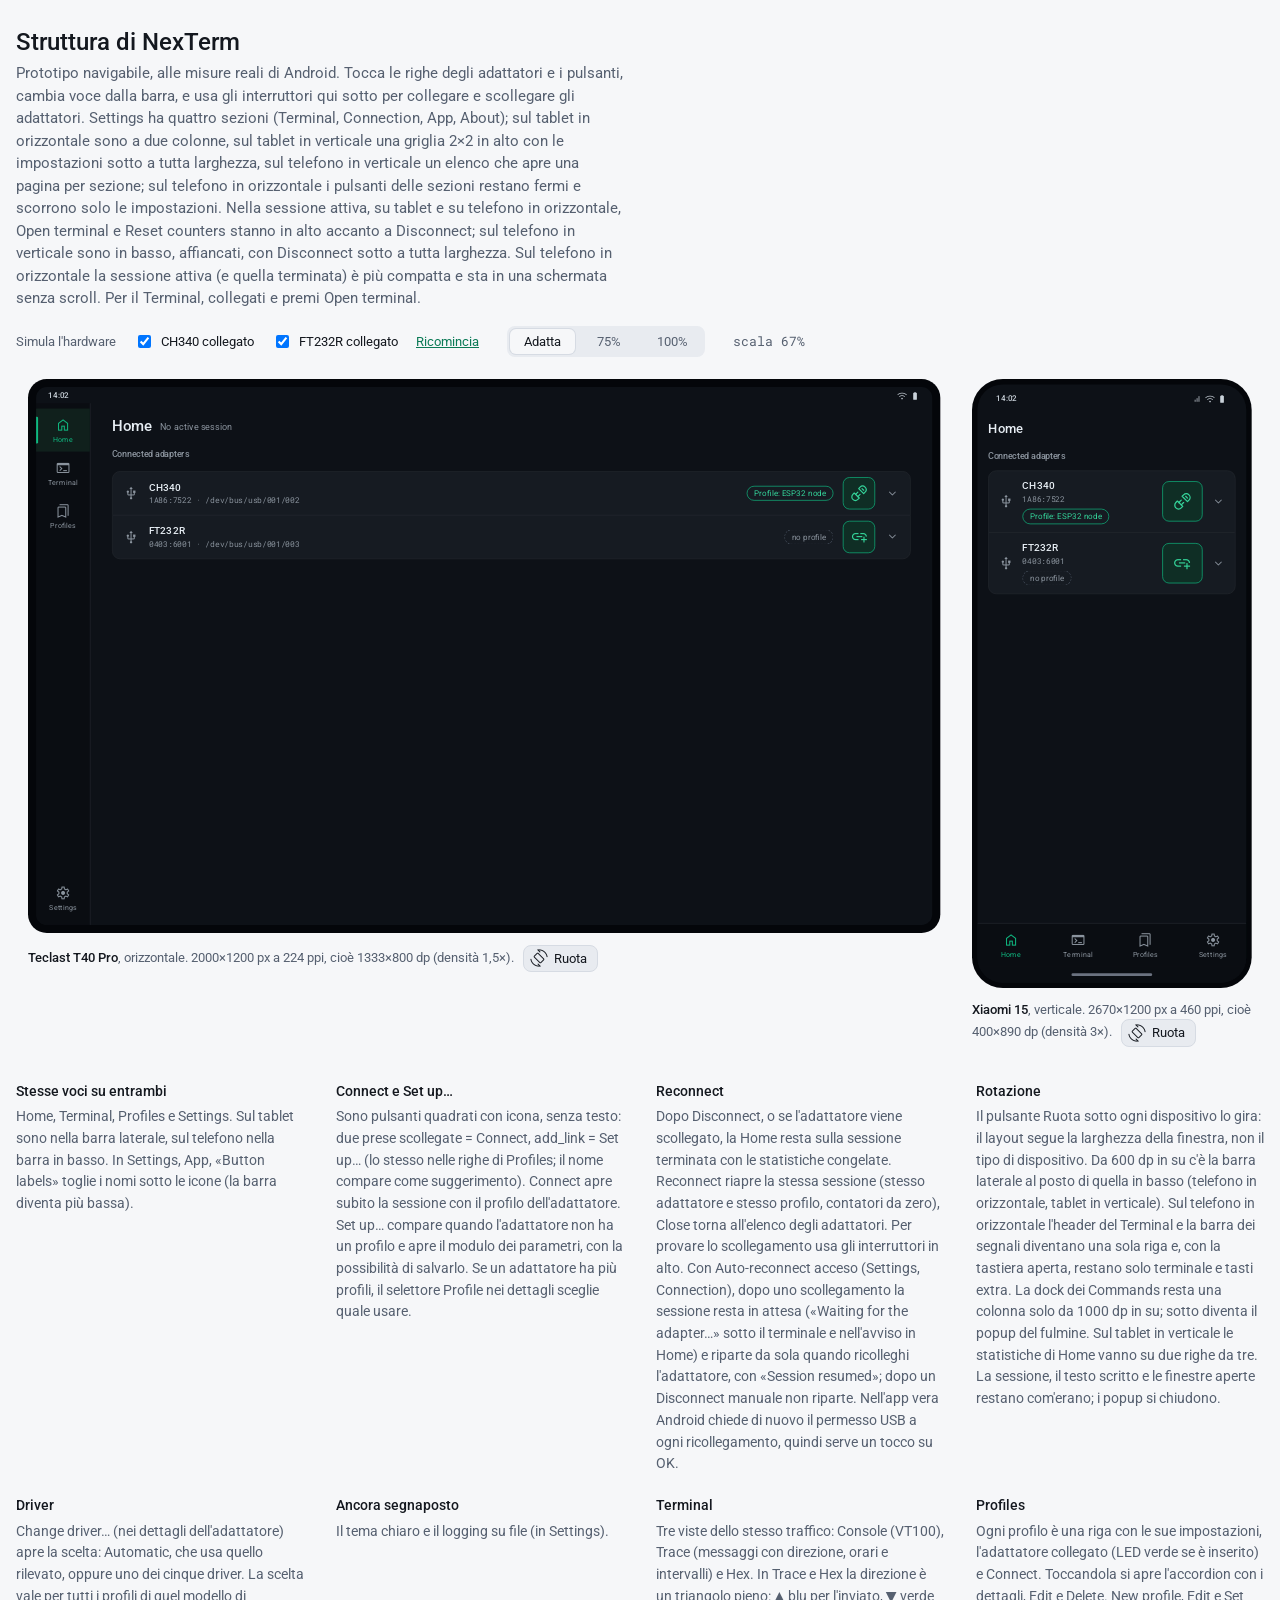
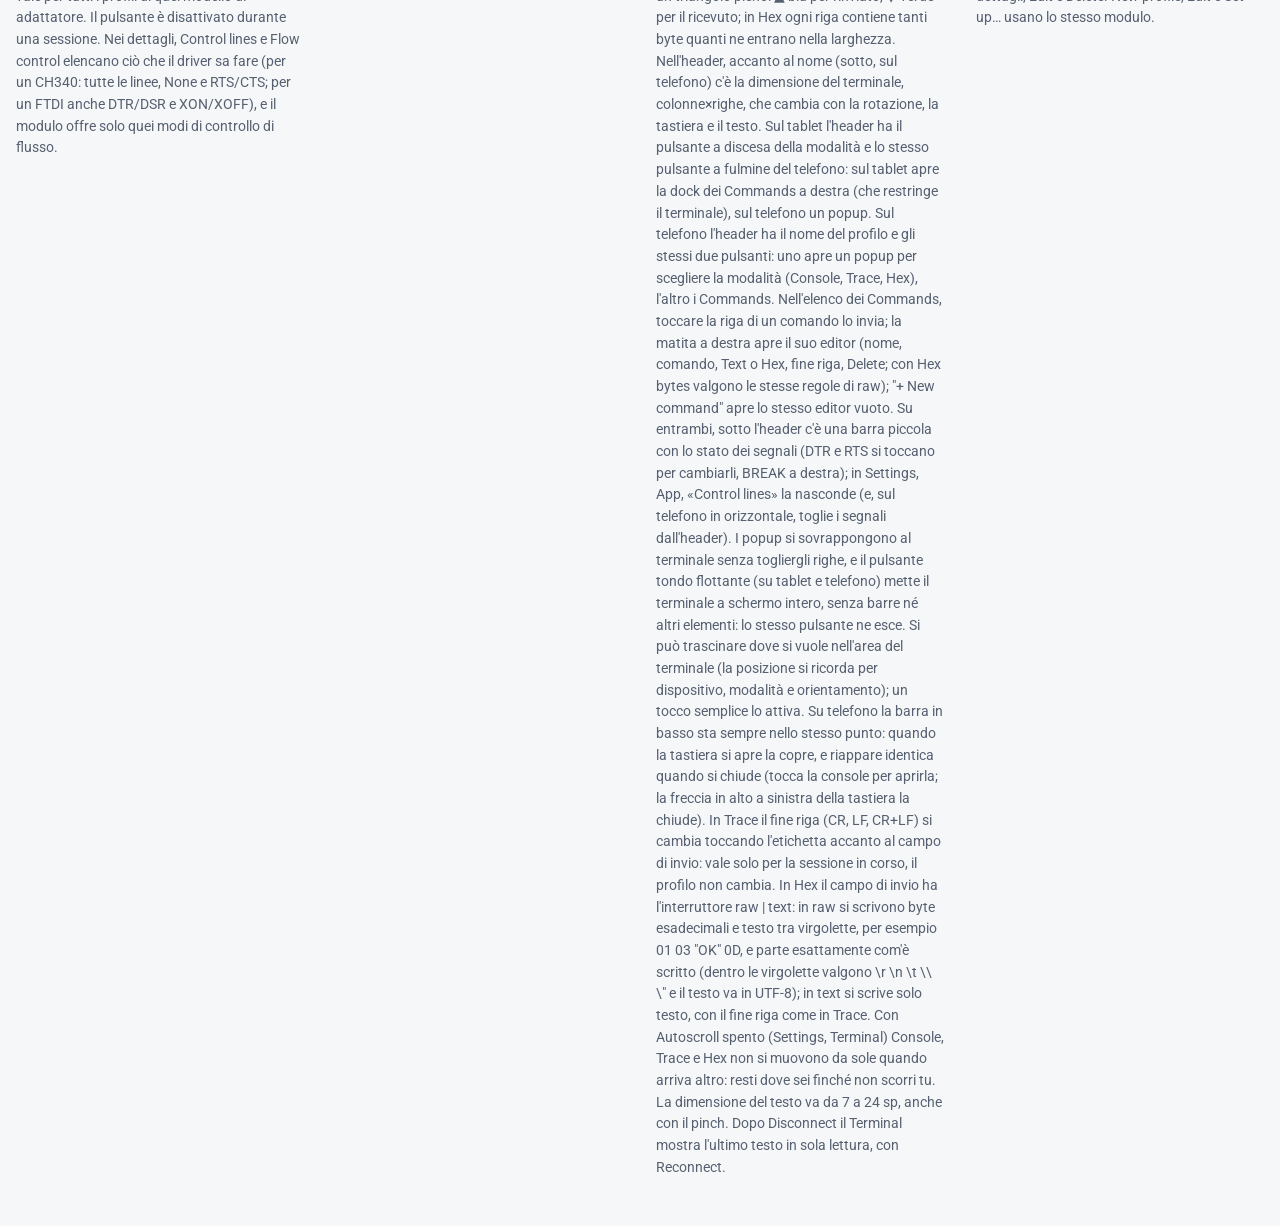
<file: design/mockup/index.html>
<!doctype html>
<html lang="it">
<head>
<meta charset="utf-8">
<meta name="viewport" content="width=device-width, initial-scale=1">
<title>NexTerm Mockup</title>
<link rel="stylesheet" href="https://fonts.googleapis.com/css2?family=Roboto:wght@400;500&family=Roboto+Mono:wght@400;500&family=Material+Symbols+Outlined:wght@300&display=swap">
<style>
/* Layout concept: a clickable prototype. Tablet and phone share one app state, are drawn in true Android dp and scaled together. */
:root {
  --bg: #F6F7F9; --fg: #14181F; --muted: #566070; --line: #D6DBE3; --chip: #E8EBF0; --link: #0B7A56;
  --ui: 'Roboto', system-ui, sans-serif;
  --mono: 'Roboto Mono', ui-monospace, Menlo, monospace;
  --d-bg: #0D1117; --d-rail: #0A0D12; --d-surface: #161B22; --d-line: #23272E; --d-line2: #30363D;
  --d-fg: #E6EDF3; --d-mu: #8B949E; --d-green: #10B981; --d-red: #F87171; --d-blue: #3B82F6;
  --d-bezel: #04060A;
}
@media (prefers-color-scheme: dark) {
  :root:not([data-theme="light"]) { --bg: #0B0E13; --fg: #E6EDF3; --muted: #8B949E; --line: #232A33; --chip: #171C23; --link: #34D399; color-scheme: dark }
}
:root[data-theme="dark"] { --bg: #0B0E13; --fg: #E6EDF3; --muted: #8B949E; --line: #232A33; --chip: #171C23; --link: #34D399; color-scheme: dark }
body { background: var(--bg); color: var(--fg); font-family: var(--ui); margin: 0; padding-block: 28px 48px;
  padding-left: max(16px, env(safe-area-inset-left, 0px)); padding-right: max(16px, env(safe-area-inset-right, 0px)); }
.page { max-width: 1560px; margin: 0 auto; }
h1 { font-size: 24px; font-weight: 500; margin: 0 0 6px; text-wrap: balance; }
.lead { color: var(--muted); font-size: 15px; line-height: 1.5; max-width: 76ch; margin: 0 0 16px; }
.bar { display: flex; flex-wrap: wrap; gap: 12px 28px; align-items: center; margin-bottom: 8px; }
.seg { display: inline-flex; flex-wrap: wrap; background: var(--chip); border-radius: 8px; padding: 3px; }
.seg button { font: inherit; font-size: 13px; color: var(--muted); background: none; border: 0; border-radius: 6px; padding: 5px 14px; cursor: pointer; white-space: nowrap; }
.seg button[aria-pressed="true"] { background: var(--bg); color: var(--fg); box-shadow: 0 0 0 1px var(--line); }
.seg button:focus-visible, .link:focus-visible, .chk input:focus-visible { outline: 2px solid var(--link); outline-offset: 1px; }
.scale { font-size: 13px; color: var(--muted); font-family: var(--mono); }
.sim { display: flex; flex-wrap: wrap; gap: 8px 18px; align-items: center; font-size: 13px; color: var(--muted); }
.chk { display: inline-flex; gap: 7px; align-items: center; cursor: pointer; color: var(--fg); }
.link { font: inherit; font-size: 13px; color: var(--link); background: none; border: 0; padding: 0; cursor: pointer; text-decoration: underline; }
.stage { display: flex; flex-wrap: wrap; gap: 32px; align-items: flex-start; justify-content: center; overflow-x: auto; padding: 14px 0 6px; }
.dev { margin: 0; }
.box { position: relative; }
.scaled { position: absolute; left: 0; top: 0; transform-origin: 0 0; }
figcaption { margin-top: 12px; font-size: 13px; color: var(--muted); line-height: 1.5; width: 0; min-width: 100%; }
figcaption b { color: var(--fg); font-weight: 500; }
.rotbtn { display: inline-flex; align-items: center; gap: 6px; margin-left: 6px; vertical-align: middle; font: inherit; font-size: 13px; color: var(--fg); background: var(--chip); border: 1px solid var(--line); border-radius: 8px; padding: 3px 10px 3px 6px; cursor: pointer; }
.rotbtn .ms { font-size: 18px; }
.rotbtn:focus-visible { outline: 2px solid var(--link); outline-offset: 1px; }
.notes { margin-top: 28px; display: grid; grid-template-columns: repeat(auto-fit, minmax(280px, 1fr)); gap: 20px 32px; font-size: 14px; line-height: 1.55; color: var(--muted); }
.notes h2 { font-size: 14px; font-weight: 500; color: var(--fg); margin: 0 0 4px; }
.notes p { margin: 0; }

.ms { font-family: 'Material Symbols Outlined'; font-weight: 300; font-style: normal; font-size: 24px; line-height: 1; letter-spacing: normal;
  text-transform: none; display: inline-block; white-space: nowrap; direction: ltr; width: 1em; overflow: hidden; -webkit-font-smoothing: antialiased; font-feature-settings: 'liga'; }

.frame { background: var(--d-bezel); box-sizing: border-box; }
.frame.tab { width: 1357px; height: 824px; padding: 12px; border-radius: 28px; }
.frame.ph { width: 416px; height: 906px; padding: 8px; border-radius: 46px; }
.dv { background: var(--d-bg); color: var(--d-fg); font-family: var(--ui); font-size: 14px; line-height: 1.4; overflow: hidden; display: flex; flex-direction: column; position: relative; }
.tab .dv { width: 1333px; height: 800px; border-radius: 16px; }
.ph .dv { width: 400px; height: 890px; border-radius: 38px; }
.dv button { font-family: inherit; }
.dv [data-act]:focus-visible { outline: 2px solid var(--d-green); outline-offset: -2px; }
.dv [data-act] { cursor: pointer; }
.mono { font-family: var(--mono); }
.mu { color: var(--d-mu); }
.good { color: #34D399; }
.sb { display: flex; align-items: center; justify-content: space-between; color: #C9D1D9; font-size: 12px; font-weight: 500; flex: none; }
.tab .sb { height: 24px; padding: 0 18px; }
.ph .sb { height: 34px; padding: 4px 28px 0; }
.sb .r { display: flex; gap: 4px; align-items: center; }
.sb .ms { font-size: 15px; }
.led { width: 8px; height: 8px; border-radius: 50%; background: var(--d-green); display: inline-block; flex: none; }
.btn { height: 40px; padding: 0 18px; border-radius: 10px; font-size: 14px; font-weight: 500; display: inline-flex; align-items: center; justify-content: center; border: 1px solid var(--d-line2); color: #C9D1D9; background: transparent; white-space: nowrap; line-height: 1; }
.btn:hover { background: #1B2129; }
.btn.p { background: var(--d-green); border-color: var(--d-green); color: #06130E; }
.btn.p:hover { background: #34D399; }
.btn.x { color: var(--d-red); border-color: #7F1D1D; }
.btn.s { height: 36px; padding: 0 14px; font-size: 13px; }
.btn.sqb { width: 48px; height: 48px; padding: 0; background: #0F2E25; border-color: var(--d-green); color: #34D399; }
.btn.sqb:hover { background: #134035; }
.btn.sqb.s { width: 60px; height: 60px; padding: 0; }
.btn.sqb svg { width: 28px; height: 28px; display: block; }
.btn.sqb .ms { font-size: 28px; }
.btn.sqb.s svg { width: 30px; height: 30px; }
.btn.sqb.s .ms { font-size: 30px; }
.dv .btn:disabled { color: #5B6573; border-color: var(--d-line); background: transparent; cursor: not-allowed; }
.lnk { font-size: 13px; color: #34D399; background: none; border: 0; padding: 0; margin-top: 8px; text-align: left; }
.card { background: var(--d-surface); border: 1px solid var(--d-line); border-radius: 12px; }
.tile .k { font-size: 12px; color: var(--d-mu); }
.tile .v { font-family: var(--mono); font-weight: 500; color: var(--d-fg); }
.tile .v.bad { color: var(--d-red); }
.chart { display: flex; gap: 2px; align-items: stretch; }
.chart u { flex: 1; display: flex; flex-direction: column; text-decoration: none; }
.chart div { flex: 1; display: flex; align-items: flex-end; }
.chart div.dn { align-items: flex-start; }
.chart em { display: block; width: 100%; background: var(--d-green); border-radius: 1px; }
.chart div.dn em { background: var(--d-blue); }
.legend { display: flex; gap: 14px; font-size: 12px; color: var(--d-mu); align-items: center; }
.legend i { display: inline-block; width: 8px; height: 8px; border-radius: 2px; margin-right: 5px; }
.row2 { display: flex; align-items: center; justify-content: space-between; }
.row2 b { font-size: 14px; font-weight: 500; }
.lbl { font-size: 13px; font-weight: 500; color: var(--d-mu); }
.lbl.ghost { visibility: hidden; }
.foot { font-size: 13px; color: var(--d-mu); }
.chip { border: 1px solid var(--d-green); color: #34D399; border-radius: 999px; padding: 2px 10px; font-size: 12px; white-space: nowrap; }
.chip.no { border: 1px dashed #4B5563; color: var(--d-mu); }
.ph .rw .chip { display: inline-block; max-width: 100%; overflow: hidden; text-overflow: ellipsis; vertical-align: top; }
.banner { display: flex; gap: 12px; align-items: center; padding: 10px 14px; border: 1px solid #6B4E0B; background: #2A210A; color: #F5C969; border-radius: 10px; font-size: 13px; }
.banner .lnk { margin: 0; color: #F5C969; text-decoration: underline; }

.lst { overflow: hidden; }
.lst .rw { display: flex; align-items: center; gap: 14px; padding: 8px 16px; min-height: 64px; box-sizing: border-box; border-top: 1px solid var(--d-line); }
.lst .rw:first-child { border-top: 0; }
.lst .rw .ms { flex: none; }
.lst .rw::after, .sess.tog::after { font-family: 'Material Symbols Outlined'; font-weight: 300; font-size: 22px; line-height: 1; width: 1em; overflow: hidden; color: var(--d-mu); flex: none; white-space: nowrap; font-feature-settings: 'liga'; }
.lst .rw::after { content: "expand_more"; }
.lst .rw.open::after { content: "expand_less"; }
.sess.tog::after { content: "expand_more"; }
.sess.tog.open::after { content: "expand_less"; }
.lst .rw.sel { background: #12201C; box-shadow: inset 3px 0 0 var(--d-green); }
.lst .rw:hover, .sess.tog:hover { background: #151B22; }
.lst .rw.sel:hover { background: #12201C; }
.sessbox { overflow: hidden; }
.acc { padding: 6px 20px 18px 54px; background: #12161D; border-top: 1px solid var(--d-line); }
.sessbox .acc { padding-left: 48px; }
.accsep { border-top: 1px solid var(--d-line); }
.chart.dim { opacity: .5; }
.led.hollow { background: none; border: 1.5px solid var(--d-mu); box-sizing: border-box; }
.accact { display: flex; align-items: center; gap: 12px; margin-top: 12px; font-size: 12px; }
.kvs .r { display: flex; justify-content: space-between; align-items: baseline; gap: 16px; padding: 9px 0; border-top: 1px solid var(--d-line); font-size: 14px; }
.kvs .r:first-child { border-top: 0; }
.kvs .r span:first-child { color: var(--d-mu); font-size: 13px; flex: none; }
.kvs .r span:last-child { text-align: right; }
.kv2 { display: grid; grid-template-columns: 1fr 1fr; column-gap: 56px; }
.kv2 .r:nth-child(-n+2) { border-top: 0; }
.selrow { display: flex; align-items: flex-start; justify-content: space-between; gap: 16px; padding: 6px 0 10px; font-size: 14px; }
.selrow > span:first-child { color: var(--d-mu); font-size: 13px; line-height: 36px; }
.selcol { display: flex; flex-direction: column; align-items: flex-end; gap: 6px; }
.selcol > :first-child { min-height: 36px; display: flex; align-items: center; }
.sum { font-size: 12px; }
.dv select { height: 36px; background: var(--d-bg); color: var(--d-fg); border: 1px solid var(--d-line2); border-radius: 8px; padding: 0 10px; font: inherit; font-size: 13px; min-width: 190px; color-scheme: dark; }
.empty { display: flex; flex-direction: column; align-items: center; text-align: center; gap: 8px; padding: 28px 24px; border: 1px dashed var(--d-line2); border-radius: 12px; }
.empty .ms { font-size: 40px; color: var(--d-mu); }
.empty b { font-size: 16px; font-weight: 500; }
.empty p { margin: 0; font-size: 13px; color: var(--d-mu); max-width: 360px; line-height: 1.5; }
.hold { flex: 1; display: flex; flex-direction: column; align-items: center; justify-content: center; gap: 8px; text-align: center; color: var(--d-mu); border: 1px dashed var(--d-line2); border-radius: 12px; padding: 24px; }
.hold .ms { font-size: 36px; }
.hold b { font-size: 16px; font-weight: 500; color: var(--d-fg); }
.hold p { margin: 0; font-size: 13px; max-width: 320px; line-height: 1.5; }

.tab .body { flex: 1; display: flex; min-height: 0; }
.rail { width: 80px; background: var(--d-rail); border-right: 1px solid var(--d-line); display: flex; flex-direction: column; padding: 8px 0; flex: none; }
.rail .it { width: 100%; height: 64px; display: flex; flex-direction: column; align-items: center; justify-content: center; gap: 4px; color: var(--d-mu); font-size: 11px; position: relative; background: none; border: 0; }
.short .rail { width: 64px; }
.rail .it:hover { background: #10151B; }
.rail .it.on { color: var(--d-green); background: #10201C; }
.rail .it.on::before { content: ""; position: absolute; left: 0; top: 12px; bottom: 12px; width: 3px; background: var(--d-green); border-radius: 0 2px 2px 0; }
.ico { position: relative; display: block; height: 24px; }
.ico .led { position: absolute; top: -1px; right: -3px; box-shadow: 0 0 0 2px var(--d-rail); }
.rail .it.on .ico .led { box-shadow: 0 0 0 2px #10201C; }
.tab .main { flex: 1; min-width: 0; padding: 20px 32px; display: flex; flex-direction: column; gap: 16px; overflow: auto; }
.tab .ttl { display: flex; align-items: center; gap: 12px; }
.tab .ttl b { font-size: 22px; font-weight: 500; }
.tab .sess { padding: 18px 20px; display: flex; align-items: center; gap: 16px; }
.tab .sess .led { width: 12px; height: 12px; }
.tab .sess .nm { font-size: 18px; font-weight: 500; }
.tab .sess .dt { font-size: 13px; }
.tab .stats { display: grid; grid-template-columns: repeat(6, 1fr); gap: 12px; }
.med .stats { grid-template-columns: repeat(3, 1fr); }
.short .main { padding: 14px 24px; gap: 12px; }
.tab .tile { padding: 14px 16px; }
.tab .tile .v { font-size: 20px; margin-top: 2px; }
.tab .tr { padding: 14px 16px 12px; }
.tab .tr .chart { height: 120px; margin-top: 10px; }
.tab .tr .axis { display: flex; justify-content: space-between; font-size: 11px; color: var(--d-mu); margin-top: 6px; font-family: var(--mono); }

.ph .hdr { height: 56px; display: flex; align-items: center; padding: 0 8px 0 16px; flex: none; }
.ph .hdr b { font-size: 20px; font-weight: 500; flex: 1; }
.ph .hdr .gear { width: 40px; height: 40px; display: flex; align-items: center; justify-content: center; color: var(--d-fg); background: none; border: 0; }
.ph .hdr.pg { padding-left: 8px; gap: 4px; }
.ph .content { flex: 1; padding: 4px 16px 16px; display: flex; flex-direction: column; gap: 12px; min-height: 0; overflow: auto; }
.ph .sess { padding: 14px 16px; display: flex; align-items: center; gap: 12px; }
.ph .sess .nm { font-size: 16px; font-weight: 500; }
.ph .sess .dt { font-size: 12px; }
.ph .stats { display: grid; grid-template-columns: 1fr 1fr; gap: 8px; }
.ph .tile { padding: 8px 12px; }
.ph .tile .v { font-size: 18px; margin-top: 0; }
.ph .tr { padding: 10px 14px; }
.ph .tr .chart { height: 60px; margin-top: 6px; }
.ph .content > *, .tab .main > * { flex-shrink: 0; }
.ph .content, .tab .main { scrollbar-width: none; }
.ph .content::-webkit-scrollbar, .tab .main::-webkit-scrollbar { display: none; }
.sthumb { position: absolute; right: 3px; width: 3px; border-radius: 2px; background: #4B5563; pointer-events: none; z-index: 2; }
.ph .acts { display: flex; gap: 10px; }
.ph .stk { display: flex; flex-direction: column; gap: 10px; }
.ph .acts .btn { flex: 1; padding: 0 8px; }
.ph .lst .rw { padding: 12px 14px; gap: 12px; min-height: 0; }
.ph .acc, .ph .sessbox .acc { padding: 6px 14px 14px; }
.ph .kv2 { grid-template-columns: 1fr; }
.ph .kv2 .r:nth-child(2) { border-top: 1px solid var(--d-line); }
.ph .accact { flex-direction: column; align-items: stretch; gap: 8px; }
.ph .accact .btn { width: 100%; }
.ph .selrow select { min-width: 0; width: 220px; max-width: 100%; }
.ph .kvs .r { padding: 8px 0; }
.ph .kvs .mono { font-size: 12px; }
.ph .empty { padding: 24px 18px; }
.bt { height: 64px; display: flex; background: var(--d-rail); border-top: 1px solid var(--d-line); flex: none; }
.bt .it { flex: 1; display: flex; flex-direction: column; align-items: center; justify-content: center; gap: 3px; color: var(--d-mu); font-size: 11px; background: none; border: 0; position: relative; }
.bt .it.on { color: var(--d-green); }
.bt.nl { height: 56px; }
.rail.nl .it { height: 56px; }
.bt .ico .led { box-shadow: 0 0 0 2px var(--d-rail); }
.gest { height: 24px; background: var(--d-rail); display: flex; align-items: center; justify-content: center; flex: none; }
.gest i { width: 120px; height: 4px; border-radius: 2px; background: #6B7280; }

.scrim { position: absolute; inset: 0; background: rgba(0,0,0,.6); display: flex; align-items: center; justify-content: center; z-index: 5; }
.ph .scrim { align-items: flex-end; }
.sheet { background: var(--d-surface); border: 1px solid var(--d-line2); border-radius: 16px; padding: 20px 22px; width: 460px; display: flex; flex-direction: column; gap: 10px; max-height: calc(100% - 40px); overflow: auto; scrollbar-width: none; box-sizing: border-box; }
.ph .sheet { max-height: 94%; width: calc(100% - 16px); margin: 0 8px 8px; border-radius: 22px; padding: 20px 16px 20px; box-sizing: border-box; }
.fld { display: flex; justify-content: space-between; align-items: center; padding: 10px 12px; border: 1px solid var(--d-line2); border-radius: 8px; font-size: 14px; }
.fld span:first-child { color: var(--d-mu); font-size: 13px; font-family: var(--ui); }
.swrow { display: flex; align-items: center; justify-content: space-between; font-size: 14px; }
.sw { width: 44px; height: 26px; border-radius: 13px; background: #374151; border: 0; position: relative; padding: 0; }
.sw::after { content: ""; position: absolute; top: 3px; left: 3px; width: 20px; height: 20px; border-radius: 50%; background: #E6EDF3; }
.sw.on { background: var(--d-green); }
.sw.on::after { left: 21px; }
.toast { position: absolute; left: 50%; bottom: 28px; transform: translateX(-50%); background: #2D333B; border: 1px solid var(--d-line2); color: var(--d-fg); padding: 10px 16px; border-radius: 10px; font-size: 13px; z-index: 6; white-space: nowrap; }
.ph .toast { bottom: 100px; }
.frow { display: flex; align-items: center; justify-content: space-between; gap: 12px; min-height: 36px; font-size: 14px; }
.frow > span:first-child { color: var(--d-mu); font-size: 13px; flex: none; }
.bctl { display: flex; gap: 8px; }
.bctl select { min-width: 0; width: 100px; }
.dv .bctl input[type="text"] { height: 36px; width: 82px; padding: 0 8px; }
.sheet::-webkit-scrollbar { display: none; }
.ph .accact.two { flex-direction: row; }
.ph .accact.two .btn { flex: 1; width: auto; }
.nmrow { display: flex; flex-direction: column; gap: 4px; }
.dv input[type="text"]:disabled { background: #12161D; color: #5B6573; border-color: var(--d-line); cursor: not-allowed; }
.dv input[type="text"]:disabled::placeholder { color: #3E4652; }
.dv input[type="text"] { height: 40px; box-sizing: border-box; background: var(--d-bg); color: var(--d-fg); border: 1px solid var(--d-line2); border-radius: 8px; padding: 0 12px; font: inherit; font-size: 14px; color-scheme: dark; }
.dv input[type="text"]::placeholder { color: #5B6573; }
.dv input[type="text"]:focus-visible { outline: 2px solid var(--d-green); outline-offset: -1px; border-color: var(--d-green); }
.dv input[type="text"].bad { border-color: var(--d-red); }
.nmrow .err { font-size: 12px; line-height: 16px; min-height: 16px; color: var(--d-red); }
.dv input[type="text"].monoin { font-family: var(--mono); font-size: 13px; }
/* settings */
.setcols { display: flex; gap: 16px; align-items: flex-start; }
.snav { width: 260px; flex: none; overflow: hidden; }
.ph .snav { width: auto; }
.snavb { display: flex; align-items: center; gap: 14px; width: 100%; min-height: 52px; padding: 12px 16px; background: none; border: 0; border-top: 1px solid var(--d-line); color: var(--d-fg); text-align: left; font-size: 15px; }
.snavb:first-child { border-top: 0; }
.snavb:hover { background: #151B22; }
.snavb.sel, .snavb.sel:hover { background: #12201C; box-shadow: inset 3px 0 0 var(--d-green); }
.snavb > .ms { flex: none; color: var(--d-mu); }
.snavb.sel > .ms:first-child { color: #34D399; }
.snavb .sn { flex: 1; min-width: 0; }
.snavb .sn b { display: block; font-weight: 500; }
.sdet { flex: 1; min-width: 0; max-width: 720px; display: flex; flex-direction: column; gap: 12px; }
.sdet > * { flex: none; }
/* session screens on phone landscape: everything a bit smaller so it fits without scrolling */
.scomp.main { padding: 10px 20px; gap: 8px; }
.scomp .ttl { gap: 8px; }
.scomp .ttl b { font-size: 18px; }
.scomp .ttl .btn { height: 34px; padding: 0 14px; font-size: 13px; }
.scomp .sess { padding: 8px 14px; gap: 12px; }
.scomp .sess .nm { font-size: 15px; }
.scomp .sess .dt { font-size: 12px; }
.scomp .sess .led { width: 10px; height: 10px; }
.scomp .stats { gap: 8px; }
.scomp .tile { padding: 8px 12px; }
.scomp .tile .k { font-size: 11px; }
.scomp .tile .v { font-size: 16px; margin-top: 0; }
.scomp .tr { padding: 8px 12px; }
.scomp .tr .chart { height: 84px; margin-top: 6px; }
.scomp .tr .axis { margin-top: 4px; font-size: 10px; }
.main.sfix { overflow: hidden; }
.sfix .setcols { flex: 1; min-height: 0; align-items: stretch; }
.sfix .snav { align-self: flex-start; width: 164px; }
.sfix .sdet { overflow-y: auto; min-height: 0; scrollbar-width: none; }
.sfix .sdet::-webkit-scrollbar { display: none; }
.sdiv.h { border-top: 1px dashed #374151; height: 0; }
.sdiv.v { align-self: stretch; border-left: 1px dashed #374151; width: 0; }
.sdet.full { max-width: none; }
.sgrid { display: grid; grid-template-columns: repeat(var(--scols, 2), 1fr); gap: 12px; }
.stile { display: flex; align-items: center; gap: 12px; min-height: 56px; padding: 0 16px; background: var(--d-surface); border: 1px solid var(--d-line); border-radius: 12px; color: var(--d-fg); font-size: 15px; text-align: left; }
.stile b { font-weight: 500; }
.stile .ms { flex: none; color: var(--d-mu); }
.stile:hover { background: #151B22; }
.stile.sel, .stile.sel:hover { background: #12201C; border-color: var(--d-green); }
.stile.sel .ms { color: #34D399; }
.sc { overflow: hidden; }
.srow { display: flex; align-items: center; gap: 16px; padding: 14px 16px; border-top: 1px solid var(--d-line); }
.srow:first-child { border-top: 0; }
.srow.col, .ph .srow.wrap { flex-direction: column; align-items: stretch; gap: 12px; }
.srow .st { flex: 1; min-width: 0; }
.srow .st b { display: block; font-size: 15px; font-weight: 400; }
.srow .st span { display: block; font-size: 12px; line-height: 1.4; color: var(--d-mu); margin-top: 2px; }
.srow .hd { display: flex; align-items: center; gap: 16px; }
.srow.dis .st, .srow.dis .sw { opacity: .45; }
.srow select { min-width: 0; width: 140px; flex: none; }
.srow .sw { flex: none; }
.sw:disabled { cursor: not-allowed; }
.radlist { border: 1px solid var(--d-line2); border-radius: 10px; overflow: hidden; flex: none; }
.radrow { display: flex; align-items: center; gap: 14px; width: 100%; padding: 10px 14px; background: none; border: 0; border-top: 1px solid var(--d-line); color: var(--d-fg); text-align: left; }
.radrow:first-child { border-top: 0; }
.radrow:hover { background: #151B22; }
.radrow.on, .radrow.on:hover { background: #12201C; }
.rad { width: 20px; height: 20px; border-radius: 50%; border: 2px solid #4B5563; flex: none; position: relative; box-sizing: border-box; }
.rad.on { border-color: var(--d-green); }
.rad.on::after { content: ""; position: absolute; inset: 3px; border-radius: 50%; background: var(--d-green); }
.rt { flex: 1; min-width: 0; }
.rt b { display: block; font-size: 15px; font-weight: 500; }
.rt span { display: block; font-size: 12px; color: var(--d-mu); margin-top: 1px; }
.sl { display: flex; align-items: center; gap: 12px; color: var(--d-mu); }
.sl input[type="range"] { flex: 1; min-width: 0; accent-color: var(--d-green); }
.spv { background: #0A0D12; border: 1px solid var(--d-line); border-radius: 8px; padding: 10px 14px; line-height: 1.45; font-size: var(--tfs, 13px); }
.schips { display: flex; flex-wrap: wrap; gap: 8px; }
.schips .xk { flex: none; min-width: 52px; padding: 0 12px; }
.seg { display: flex; gap: 8px; }
.seg .xk { flex: none; width: 76px; font-family: var(--ui); font-size: 13px; }
.dv select:disabled { background: #12161D; color: #5B6573; border-color: var(--d-line); cursor: not-allowed; }
.crow .cmain { flex: 1; min-width: 0; align-self: stretch; display: flex; flex-direction: column; justify-content: center; min-height: 36px; border-radius: 6px; cursor: pointer; }
.crow .cmain:hover { background: rgba(255,255,255,.04); }
.crow .cmain > div { overflow: hidden; text-overflow: ellipsis; white-space: nowrap; }

.seglbl { font-size: 13px; color: var(--muted); padding: 5px 8px 5px 10px; }
.tab .main.tpage { padding: 0; gap: 0; overflow: hidden; }
.thead { display: flex; align-items: center; gap: 12px; padding: 8px 16px; border-bottom: 1px solid var(--d-line); flex: none; min-height: 52px; box-sizing: border-box; }
.thead .mono { font-size: 12px; }
.tname { font-size: 15px; font-weight: 500; }
.tnm { display: flex; flex-direction: column; min-width: 0; }
.tnm .tsize { font-size: 11px; line-height: 14px; }
.tnm .tname { line-height: 18px; }
.tcols { flex: 1; display: flex; min-height: 0; }
.tmain { flex: 1; min-width: 0; display: flex; flex-direction: column; position: relative; }
.tbody { flex: 1; min-height: 0; overflow: auto; background: #0A0D12; padding: 10px 14px; font-size: var(--tfs, 13px); line-height: 1.45; scrollbar-width: none; word-break: break-all; }
.tbody::-webkit-scrollbar { display: none; }
.tbody[data-act] { cursor: text; }
.tbody .r { color: #F87171; } .tbody .g { color: #34D399; } .tbody .b { color: #60A5FA; } .tbody .a { color: #F59E0B; } .tbody .mu { color: #6B7280; }
.cur { display: inline-block; width: 8px; height: 15px; background: var(--d-green); vertical-align: text-bottom; animation: blink 1s steps(1) infinite; }
@keyframes blink { 50% { opacity: 0; } }
@media (prefers-reduced-motion: reduce) { .cur { animation: none; } }
.dv input[type="text"].cap { position: absolute; left: -9999px; width: 1px; height: 1px; opacity: 0; padding: 0; border: 0; }
.lrw { display: flex; gap: 8px; white-space: pre-wrap; }
.lrw i { font-style: normal; width: 44px; flex: none; text-align: right; color: #6B7280; }
.tgap { display: flex; align-items: center; gap: 8px; color: #6B7280; margin: 4px 0; font-size: 12px; }
.tgap::before, .tgap::after { content: ""; flex: 1; border-top: 1px dashed var(--d-line2); }
.hrw { display: flex; gap: 10px; white-space: pre; }
.hrw b { width: 1.1em; flex: none; font-weight: 400; font-size: .85em; line-height: 1.7; }
.hrw .ac { margin-left: auto; text-align: left; }
.lrw .tri, .tri { font-weight: 400; font-size: .85em; margin-right: .5em; }
.hrw .ac { color: var(--d-mu); }
.xkeys { display: flex; gap: 4px; padding: 6px 10px; background: #12171E; border-top: 1px solid var(--d-line); flex: none; overflow-x: auto; scrollbar-width: none; align-items: center; box-sizing: border-box; min-height: 49px; }
.xkeys::-webkit-scrollbar { display: none; }
.xk { flex: 1; min-width: 44px; height: 36px; border: 1px solid var(--d-line2); border-radius: 8px; background: #161B22; color: #C9D1D9; font-size: 12px; padding: 0; }
.xk.on { background: #0F2E25; border-color: var(--d-green); color: #34D399; }
.xk:disabled { opacity: .45; cursor: not-allowed; }
.comp { padding: 6px 10px; background: #12171E; border-top: 1px solid var(--d-line); flex: none; }
.cin { display: flex; align-items: center; gap: 8px; }
.dv .cin input[type="text"] { flex: 1; min-width: 0; height: 36px; font-family: var(--mono); font-size: 13px; }
.send { width: 36px; height: 36px; border-radius: 10px; border: 0; background: var(--d-green); color: #06130E; display: flex; align-items: center; justify-content: center; flex: none; }
.robar { display: flex; align-items: center; gap: 12px; padding: 10px 14px; background: #12171E; border-top: 1px solid var(--d-line); flex: none; font-size: 13px; }
.tdock { width: 300px; flex: none; border-left: 1px solid var(--d-line); background: #0F1419; padding: 10px; display: flex; flex-direction: column; gap: 10px; overflow: auto; scrollbar-width: none; }
.dh { display: flex; align-items: center; justify-content: space-between; }
.dh b { font-size: 14px; font-weight: 500; }
.mod { background: var(--d-surface); border: 1px solid var(--d-line); border-radius: 10px; overflow: hidden; flex: none; }
.mh { padding: 9px 12px; font-size: 11px; font-weight: 600; letter-spacing: .09em; text-transform: uppercase; color: var(--d-mu); border-bottom: 1px solid var(--d-green); }
.mb .lnk2 { display: block; width: 100%; margin-top: 0; padding: 8px 0 2px; text-align: left; border-top: 1px solid var(--d-line); }
.mb { padding: 10px 12px; }
.crow { display: flex; align-items: center; justify-content: space-between; gap: 8px; padding: 6px 0; border-top: 1px solid var(--d-line); font-size: 14px; }
.crow:first-child { border-top: 0; }
.ib { width: 36px; height: 36px; border-radius: 10px; border: 1px solid var(--d-line2); background: transparent; color: #34D399; display: flex; align-items: center; justify-content: center; padding: 0; flex: none; }
.ib.mu { color: var(--d-mu); }
.ib .ms { font-size: 20px; }
.lnk2 { margin-top: 6px; background: none; border: 0; color: #34D399; font-size: 13px; padding: 4px 0; }
.sep { width: 1px; align-self: stretch; background: var(--d-line); }
.ph .thead { padding: 8px 12px; }
.kbd { height: 296px; background: #161A20; padding: 10px 6px 6px; display: flex; flex-direction: column; gap: 10px; flex: none; }
.kbd div { display: flex; justify-content: center; gap: 5px; }
.kbd i { height: 48px; flex: 1; max-width: 36px; border-radius: 6px; background: #2A2F37; font-style: normal; display: flex; align-items: center; justify-content: center; color: #C9D1D9; font-size: 16px; }

.kbd .kbtop { justify-content: flex-start; padding: 0 4px; margin-bottom: -6px; }
.kbd .kbtop button { width: 40px; height: 24px; border: 0; background: none; color: #C9D1D9; display: flex; align-items: center; justify-content: center; padding: 0; }
.cin .ib { flex: none; }
.cin .rtsw { flex: none; display: flex; height: 36px; border: 1px solid var(--d-line2); border-radius: 8px; overflow: hidden; }
.cin .rtsw button { border: 0; padding: 0 9px; background: transparent; color: #C9D1D9; font-size: 12px; }
.cin .rtsw button.on { background: #0F2E25; color: #34D399; }
.cin .enter { flex: none; height: 36px; padding: 0 10px; border: 1px solid var(--d-line2); border-radius: 8px; background: transparent; color: #C9D1D9; font-size: 12px; }
.cin span.enter { height: auto; padding: 0 4px; border-color: transparent; }
.kbd .gp { margin-top: auto; }
.land .kbd { height: 190px; padding: 6px 6px 4px; gap: 5px; }
.land .kbd i { height: 34px; max-width: 56px; }
.land .kbd .kbtop { margin-bottom: -4px; }
.land .kbd .kbtop button { height: 20px; }
.kbd .gp b { display: block; width: 120px; height: 4px; border-radius: 2px; background: #6B7280; }

.tarea { flex: 1; min-height: 0; display: flex; flex-direction: column; position: relative; }
.pscrim { position: absolute; inset: 0; z-index: 3; }
.cmdpop { position: absolute; z-index: 4; top: 8px; right: 8px; width: 320px; max-height: calc(100% - 16px); display: flex; flex-direction: column; background: var(--d-surface); border: 1px solid var(--d-line2); border-radius: 12px; padding: 6px 12px 10px; box-shadow: 0 10px 28px rgba(0, 0, 0, .55); }
.ph .cmdpop { top: 8px; left: 8px; right: 8px; bottom: auto; width: auto; }
.pph { display: flex; align-items: center; justify-content: space-between; padding: 2px 0 6px; }
.pph b { font-size: 14px; font-weight: 500; }
.plist { overflow: auto; scrollbar-width: none; }
.plist::-webkit-scrollbar { display: none; }
.cmdpop { padding: 0; }
.pph { padding: 9px 12px; border-bottom: 1px solid var(--d-green); flex: none; }
.pph b { font-size: 11px; font-weight: 600; letter-spacing: .09em; text-transform: uppercase; color: var(--d-mu); }
.plist { padding: 10px 12px; }
.plist .lnk2 { display: block; width: 100%; margin-top: 0; padding: 8px 0 2px; text-align: left; border-top: 1px solid var(--d-line); }
.btn.on { background: #0F2E25; border-color: var(--d-green); color: #34D399; }
.sigbar { display: flex; align-items: center; gap: 8px; padding: 5px 12px; background: #0F1419; border-bottom: 1px solid var(--d-line); flex: none; min-height: 34px; box-sizing: border-box; font-size: 11px; }
.sg { height: 24px; padding: 0 8px; border-radius: 12px; border: 1px solid var(--d-line2); background: transparent; color: #C9D1D9; display: inline-flex; align-items: center; gap: 5px; font-family: var(--mono); font-size: 11px; }
.sg.on { border-color: var(--d-green); color: #34D399; background: #0F2E25; }
.sg.brk { color: var(--d-red); border-color: #7F1D1D; }
.si { display: inline-flex; align-items: center; gap: 4px; color: var(--d-mu); }
.sigbar .led, .sigs .led { width: 7px; height: 7px; }
.sigbar .sep, .sigs .sep { align-self: center; height: 14px; }
.sigs { display: flex; align-items: center; gap: 8px; margin-left: 8px; font-size: 11px; }
.thead.cmp { min-height: 44px; padding: 4px 12px; gap: 8px; }
.short .vpop { top: 46px; }

.ph .thead { gap: 8px; }
.vbtn { height: 36px; padding: 0 4px 0 10px; display: inline-flex; align-items: center; gap: 4px; border: 1px solid var(--d-line2); border-radius: 8px; background: #1A1D21; color: var(--d-fg); font-size: 13px; flex: none; }
.vbtn .ms { font-size: 18px; }
.vbtn .ms:last-child { font-size: 22px; color: var(--d-mu); }
.ib.on { background: #0F2E25; border-color: var(--d-green); }
.vpop { position: absolute; z-index: 4; top: 8px; right: 8px; width: 190px; background: var(--d-surface); border: 1px solid var(--d-line2); border-radius: 12px; padding: 6px; box-shadow: 0 10px 28px rgba(0, 0, 0, .55); }
.vopt { display: flex; align-items: center; gap: 10px; width: 100%; height: 44px; padding: 0 10px; border: 0; border-radius: 8px; background: transparent; color: var(--d-fg); font-size: 14px; text-align: left; }
.vopt span { flex: 1; }
.vopt .ms { font-size: 20px; }
.vopt.on { background: #12201C; color: #34D399; }
.tab .main.tpage { position: relative; }
.tab .vpop { top: 56px; right: 64px; }
.tab .vpop.ro { right: 16px; }
.fab { position: absolute; right: 12px; bottom: 12px; z-index: 2; width: 48px; height: 48px; border-radius: 50%; border: 1px solid var(--d-line2); background: #1C2128; color: #34D399; display: flex; align-items: center; justify-content: center; padding: 0; box-shadow: 0 6px 16px rgba(0, 0, 0, .5); }
.tfull { flex: 1; min-height: 0; display: flex; flex-direction: column; }
.tfull .tbody { padding: 18px 20px; }
.fab.on { background: var(--d-green); border-color: var(--d-green); color: #06130E; }
.dv .fab { cursor: grab; touch-action: none; user-select: none; -webkit-user-select: none; }
.dv .fab.drag { cursor: grabbing; transform: scale(1.08); box-shadow: 0 10px 22px rgba(0, 0, 0, .6); }
.fab .ms { font-size: 24px; }
</style>

</head>
<body>
<div class="page">
  <h1>Struttura di NexTerm</h1>
  <p class="lead">Prototipo navigabile, alle misure reali di Android. Tocca le righe degli adattatori e i pulsanti, cambia voce dalla barra, e usa gli interruttori qui sotto per collegare e scollegare gli adattatori. Settings ha quattro sezioni (Terminal, Connection, App, About); sul tablet in orizzontale sono a due colonne, sul tablet in verticale una griglia 2×2 in alto con le impostazioni sotto a tutta larghezza, sul telefono in verticale un elenco che apre una pagina per sezione; sul telefono in orizzontale i pulsanti delle sezioni restano fermi e scorrono solo le impostazioni. Nella sessione attiva, su tablet e su telefono in orizzontale, Open terminal e Reset counters stanno in alto accanto a Disconnect; sul telefono in verticale sono in basso, affiancati, con Disconnect sotto a tutta larghezza. Sul telefono in orizzontale la sessione attiva (e quella terminata) è più compatta e sta in una schermata senza scroll. Per il Terminal, collegati e premi Open terminal.</p>
  <div class="bar">
    <div class="sim" role="group" aria-label="Simula l'hardware">
      <span>Simula l'hardware</span>
      <label class="chk"><input type="checkbox" id="p-ch340" checked> CH340 collegato</label>
      <label class="chk"><input type="checkbox" id="p-ft232" checked> FT232R collegato</label>
      <button type="button" class="link" id="reset">Ricomincia</button>
    </div>
    <div class="seg" role="group" aria-label="Zoom">
      <button type="button" data-z="fit" aria-pressed="true">Adatta</button>
      <button type="button" data-z="0.75" aria-pressed="false">75%</button>
      <button type="button" data-z="1" aria-pressed="false">100%</button>
    </div>
    <span class="scale" id="scaleLabel"></span>
  </div>

  <div class="stage" id="stage">
    <figure class="dev">
      <div class="box" data-w="1357" data-h="824"><div class="scaled"><div class="frame tab"><div class="dv" id="dev-tab"></div></div></div></div>
      <figcaption><b>Teclast T40 Pro</b>, <span data-orient>orizzontale</span>. 2000×1200 px a 224 ppi, cioè <span data-dims>1333×800</span> dp (densità 1,5×). <button type="button" class="rotbtn" data-rot="tab" aria-label="Ruota il tablet"><span class="ms">screen_rotation</span>Ruota</button></figcaption>
    </figure>
    <figure class="dev">
      <div class="box" data-w="416" data-h="906"><div class="scaled"><div class="frame ph"><div class="dv" id="dev-ph"></div></div></div></div>
      <figcaption><b>Xiaomi 15</b>, <span data-orient>verticale</span>. 2670×1200 px a 460 ppi, cioè <span data-dims>400×890</span> dp (densità 3×). <button type="button" class="rotbtn" data-rot="ph" aria-label="Ruota il telefono"><span class="ms">screen_rotation</span>Ruota</button></figcaption>
    </figure>
  </div>

  <div class="notes">
    <div><h2>Stesse voci su entrambi</h2><p>Home, Terminal, Profiles e Settings. Sul tablet sono nella barra laterale, sul telefono nella barra in basso. In Settings, App, «Button labels» toglie i nomi sotto le icone (la barra diventa più bassa).</p></div>
    <div><h2>Connect e Set up…</h2><p>Sono pulsanti quadrati con icona, senza testo: due prese scollegate = Connect, add_link = Set up… (lo stesso nelle righe di Profiles; il nome compare come suggerimento). Connect apre subito la sessione con il profilo dell'adattatore. Set up… compare quando l'adattatore non ha un profilo e apre il modulo dei parametri, con la possibilità di salvarlo. Se un adattatore ha più profili, il selettore Profile nei dettagli sceglie quale usare.</p></div>
    <div><h2>Reconnect</h2><p>Dopo Disconnect, o se l'adattatore viene scollegato, la Home resta sulla sessione terminata con le statistiche congelate. Reconnect riapre la stessa sessione (stesso adattatore e stesso profilo, contatori da zero), Close torna all'elenco degli adattatori. Per provare lo scollegamento usa gli interruttori in alto. Con Auto-reconnect acceso (Settings, Connection), dopo uno scollegamento la sessione resta in attesa («Waiting for the adapter…» sotto il terminale e nell'avviso in Home) e riparte da sola quando ricolleghi l'adattatore, con «Session resumed»; dopo un Disconnect manuale non riparte. Nell'app vera Android chiede di nuovo il permesso USB a ogni ricollegamento, quindi serve un tocco su OK.</p></div>
    <div><h2>Rotazione</h2><p>Il pulsante Ruota sotto ogni dispositivo lo gira: il layout segue la larghezza della finestra, non il tipo di dispositivo. Da 600 dp in su c'è la barra laterale al posto di quella in basso (telefono in orizzontale, tablet in verticale). Sul telefono in orizzontale l'header del Terminal e la barra dei segnali diventano una sola riga e, con la tastiera aperta, restano solo terminale e tasti extra. La dock dei Commands resta una colonna solo da 1000 dp in su; sotto diventa il popup del fulmine. Sul tablet in verticale le statistiche di Home vanno su due righe da tre. La sessione, il testo scritto e le finestre aperte restano com'erano; i popup si chiudono.</p></div>
    <div><h2>Driver</h2><p>Change driver… (nei dettagli dell'adattatore) apre la scelta: Automatic, che usa quello rilevato, oppure uno dei cinque driver. La scelta vale per tutti i profili di quel modello di adattatore. Il pulsante è disattivato durante una sessione. Nei dettagli, Control lines e Flow control elencano ciò che il driver sa fare (per un CH340: tutte le linee, None e RTS/CTS; per un FTDI anche DTR/DSR e XON/XOFF), e il modulo offre solo quei modi di controllo di flusso.</p></div>
    <div><h2>Ancora segnaposto</h2><p>Il tema chiaro e il logging su file (in Settings).</p></div>
    <div><h2>Terminal</h2><p>Tre viste dello stesso traffico: Console (VT100), Trace (messaggi con direzione, orari e intervalli) e Hex. In Trace e Hex la direzione è un triangolo pieno: ▲ blu per l'inviato, ▼ verde per il ricevuto; in Hex ogni riga contiene tanti byte quanti ne entrano nella larghezza. Nell'header, accanto al nome (sotto, sul telefono) c'è la dimensione del terminale, colonne×righe, che cambia con la rotazione, la tastiera e il testo. Sul tablet l'header ha il pulsante a discesa della modalità e lo stesso pulsante a fulmine del telefono: sul tablet apre la dock dei Commands a destra (che restringe il terminale), sul telefono un popup. Sul telefono l'header ha il nome del profilo e gli stessi due pulsanti: uno apre un popup per scegliere la modalità (Console, Trace, Hex), l'altro i Commands. Nell'elenco dei Commands, toccare la riga di un comando lo invia; la matita a destra apre il suo editor (nome, comando, Text o Hex, fine riga, Delete; con Hex bytes valgono le stesse regole di raw); "+ New command" apre lo stesso editor vuoto. Su entrambi, sotto l'header c'è una barra piccola con lo stato dei segnali (DTR e RTS si toccano per cambiarli, BREAK a destra); in Settings, App, «Control lines» la nasconde (e, sul telefono in orizzontale, toglie i segnali dall'header). I popup si sovrappongono al terminale senza togliergli righe, e il pulsante tondo flottante (su tablet e telefono) mette il terminale a schermo intero, senza barre né altri elementi: lo stesso pulsante ne esce. Si può trascinare dove si vuole nell'area del terminale (la posizione si ricorda per dispositivo, modalità e orientamento); un tocco semplice lo attiva. Su telefono la barra in basso sta sempre nello stesso punto: quando la tastiera si apre la copre, e riappare identica quando si chiude (tocca la console per aprirla; la freccia in alto a sinistra della tastiera la chiude). In Trace il fine riga (CR, LF, CR+LF) si cambia toccando l'etichetta accanto al campo di invio: vale solo per la sessione in corso, il profilo non cambia. In Hex il campo di invio ha l'interruttore raw | text: in raw si scrivono byte esadecimali e testo tra virgolette, per esempio 01 03 "OK" 0D, e parte esattamente com'è scritto (dentro le virgolette valgono \r \n \t \\ \" e il testo va in UTF-8); in text si scrive solo testo, con il fine riga come in Trace. Con Autoscroll spento (Settings, Terminal) Console, Trace e Hex non si muovono da sole quando arriva altro: resti dove sei finché non scorri tu. La dimensione del testo va da 7 a 24 sp, anche con il pinch. Dopo Disconnect il Terminal mostra l'ultimo testo in sola lettura, con Reconnect.</p></div>
    <div><h2>Profiles</h2><p>Ogni profilo è una riga con le sue impostazioni, l'adattatore collegato (LED verde se è inserito) e Connect. Toccandola si apre l'accordion con i dettagli, Edit e Delete. New profile, Edit e Set up… usano lo stesso modulo.</p></div>
  </div>
</div>

<script>
(function () {
  'use strict';
  var $ = function (q) { return document.querySelector(q); };
  var ms = function (n, c) { return '<i class="ms' + (c ? ' ' + c : '') + '">' + n + '</i>'; };

  var PARITY = { N: 'None', E: 'Even', O: 'Odd', M: 'Mark', S: 'Space' };
  var BAUDS = [1200, 2400, 4800, 9600, 19200, 38400, 57600, 115200, 230400, 460800, 921600];
  function cfgOf(p) { return p.baud + ' ' + p.data + p.parity + p.stop; }
  function mkP(id, name, baud, data, parity, stop, flow, enter) {
    var p = { id: id, name: name, baud: baud, data: data, parity: parity, stop: stop, flow: flow, enter: enter };
    p.cfg = cfgOf(p);
    return p;
  }
  function mkAdapters() {
    return [
      { id: 'ch340', name: 'CH340', vp: '1A86:7522', path: '/dev/bus/usb/001/002', manu: 'wch.cn', prod: 'USB Serial', serial: null,
        driver: 'CH34x · added by NexTerm', drv: null, ports: 1, lines: 'DTR RTS CTS DSR CD RI', flow: 'None, RTS/CTS', perm: 'Granted', plugged: true,
        profiles: [mkP('p1', 'ESP32 node', 115200, 8, 'N', '1', 'None', 'CR+LF'), mkP('p2', 'Modbus RTU', 9600, 8, 'E', '1', 'None', 'CR+LF')], profile: 'ESP32 node' },
      { id: 'ft232', name: 'FT232R', vp: '0403:6001', path: '/dev/bus/usb/001/003', manu: 'FTDI', prod: 'FT232R USB UART', serial: 'A50285BI',
        driver: 'FTDI', drv: null, ports: 1, lines: 'DTR RTS CTS DSR CD RI', flow: 'None, RTS/CTS, DTR/DSR, XON/XOFF', perm: 'Not requested', plugged: true,
        profiles: [], profile: null }
    ];
  }
  function blank() { var a = []; for (var i = 0; i < 60; i++) a.push(null); return a; }

  var devs = [
    { hw: 'tablet', rot: false, el: $('#dev-tab') },
    { hw: 'phone', rot: false, el: $('#dev-ph') }
  ];
  var S;
  // The window size decides the layout (rail or bottom bar), not the kind of device.
  function frameSet(d) {
    var tabl = d.hw === 'tablet', land = tabl !== d.rot;
    var lng = tabl ? 1333 : 890, sht = tabl ? 800 : 400, w = land ? lng : sht, h = land ? sht : lng, pad = tabl ? 12 : 8;
    var fr = d.el.parentElement, box = fr.parentElement.parentElement, fig = box.parentElement;
    d.w = w; d.h = h; d.land = land; d.kind = w >= 600 ? 'tab' : 'ph';
    fr.className = 'frame ' + d.kind + (land ? ' land' : ' port') + (d.kind === 'tab' && w < 840 ? ' med' : '') + (h < 500 ? ' short' : '');
    fr.style.width = (w + 2 * pad) + 'px'; fr.style.height = (h + 2 * pad) + 'px'; fr.style.padding = pad + 'px'; fr.style.borderRadius = (tabl ? 28 : 46) + 'px';
    d.el.style.width = w + 'px'; d.el.style.height = h + 'px'; d.el.style.borderRadius = (tabl ? 16 : 38) + 'px';
    box.dataset.w = w + 2 * pad; box.dataset.h = h + 2 * pad;
    fig.querySelector('[data-orient]').textContent = land ? 'orizzontale' : 'verticale';
    fig.querySelector('[data-dims]').textContent = w + '×' + h;
  }
  function rotate(d) {
    d.rot = !d.rot; frameSet(d);
    d.cmds = false; d.vmenu = false;
    render(d); layout();
  }
  function fresh() {
    CMDS = defaultCmds();
    S = { adapters: mkAdapters(), session: null, ended: null, hist: blank(), n: 0, pid: 2, log: [], boot: [], txTick: 0, lines: { dtr: true, rts: false } };
    devs.forEach(function (d) { d.tab = 'home'; d.open = null; d.popen = null; d.sheet = null; d.confirm = null; d.csheet = null; d.cconfirm = false; d.dsheet = null; d.full = false; d.fabPos = {}; d.rot = false; frameSet(d); d.set = defSet(d.hw === 'tablet' ? 'tab' : 'ph'); d.sset = null; d.toast = ''; d.view = 'console'; d.dock = true; d.cmds = false; d.vmenu = false; d.kbd = false; d.ctrl = false; d.typed = ''; d.comp = ''; d.hexerr = false; d.follow = true; });
    $('#p-ch340').checked = true; $('#p-ft232').checked = true;
  }
  var skey = function () { return S.session ? S.session.id : S.ended.id; };
  var ad = function (id) { return S.adapters.filter(function (a) { return a.id === id; })[0]; };
  var plugged = function () { return S.adapters.filter(function (a) { return a.plugged; }); };
  function esc(s) { return String(s).replace(/&/g, '&amp;').replace(/"/g, '&quot;').replace(/</g, '&lt;'); }
  function pad(n) { return n < 10 ? '0' + n : '' + n; }
  function flowTxt(f) { return f === 'None' ? 'no flow control' : f; }
  function adChip(a) { return a.plugged ? '<span class="chip">Adapter connected</span>' : '<span class="chip no">Adapter unplugged</span>'; }
  function clock(t) { var x = new Date(t); return pad(x.getHours()) + ':' + pad(x.getMinutes()) + ':' + pad(x.getSeconds()); }
  function dur(t) { var s = Math.floor(t / 1000); return pad(Math.floor(s / 60)) + ':' + pad(s % 60); }
  function fmtB(n) { return n < 1024 ? n + ' B' : (n / 1024).toFixed(1) + ' KB'; }

  // ---- session ----
  function startSession(a, p, dev) {
    a.perm = 'Granted';
    S.session = { id: a.id, pid: p.id || null, name: p.name, cfg: p.cfg, flow: p.flow, enter: p.enter || 'CR+LF', t0: Date.now(), rx: 0, tx: 0, err: 0 };
    S.hist = blank(); S.ended = null; S.n = 0;
    S.log = []; S.boot = BOOT.slice(); S.txTick = 0; S.lines = { dtr: dev ? dev.set.dtr : true, rts: dev ? dev.set.rts : false };
    var fb = toBytes(S.boot.shift()).concat([13, 10]); pushEntry('rx', fb); S.session.rx += fb.length;
    devs.forEach(function (d) { d.sheet = null; d.dsheet = null; d.full = false; });
  }
  function endSession(reason) {
    if (!S.session) return;
    var x = S.session;
    S.ended = { id: x.id, pid: x.pid, name: x.name, cfg: x.cfg, flow: x.flow, enter: x.enter, log: S.log.slice(), dur: Date.now() - x.t0, rx: x.rx, tx: x.tx, err: x.err, hist: S.hist.slice(), at: Date.now(), reason: reason || '' };
    S.session = null;
    devs.forEach(function (d) { d.full = false; });
  }
  function connect(d, id) {
    var a = ad(id);
    if (a.profile) {
      var p = a.profiles.filter(function (x) { return x.name === a.profile; })[0];
      startSession(a, p, d);
      if (d.set.openTerm) d.tab = 'terminal';
    } else {
      d.sheet = newForm('setup', id, null);
    }
  }
  function resumeSession(dev) {
    var e = S.ended, a = ad(e.id), pr = e.pid ? findP(e.pid) : null;
    startSession(a, { id: e.pid, name: e.name, cfg: e.cfg, flow: e.flow, enter: pr ? pr.p.enter : e.enter }, dev);
  }
  function reconnect(d) {
    var e = S.ended, a = ad(e.id);
    if (!a.plugged) { toast(d, 'Plug in the ' + a.name + ' adapter first'); return; }
    resumeSession(d);
  }
  function allProfiles() { var r = []; S.adapters.forEach(function (a) { a.profiles.forEach(function (p) { r.push({ p: p, a: a }); }); }); return r; }
  function findP(id) { return allProfiles().filter(function (x) { return x.p.id === id; })[0]; }
  function nameTaken(nm, exceptId) { var l = nm.toLowerCase(); return allProfiles().some(function (x) { return x.p.id !== exceptId && x.p.name.toLowerCase() === l; }); }
  function newForm(mode, aid, p) {
    var f = { mode: mode, aid: aid, orig: p ? p.id : null, name: p ? p.name : '', save: true, err: '', berr: false,
      baud: '115200', custom: '', data: '8', parity: 'N', stop: '1', flow: 'None', enter: 'CR+LF' };
    if (p) {
      var preset = BAUDS.indexOf(p.baud) >= 0;
      f.baud = preset ? String(p.baud) : 'custom'; f.custom = preset ? '' : String(p.baud);
      f.data = String(p.data); f.parity = p.parity; f.stop = String(p.stop); f.flow = p.flow; f.enter = p.enter;
    }
    return f;
  }
  function fromForm(f, id, name) {
    var baud = f.baud === 'custom' ? parseInt(f.custom, 10) : parseInt(f.baud, 10);
    return mkP(id, name, baud, parseInt(f.data, 10), f.parity, f.stop, f.flow, f.enter);
  }
  function submitForm(d) {
    var f = d.sheet, nm = f.name.trim(), a, p;
    f.berr = false; f.err = '';
    if (f.baud === 'custom' && !(parseInt(f.custom, 10) > 0)) { f.berr = true; return; }
    if (f.mode !== 'setup' || f.save) {
      if (!nm) { f.err = 'Enter a name for the profile.'; return; }
      if (nameTaken(nm, f.orig)) { f.err = 'A profile with this name already exists.'; return; }
    }
    if (f.mode === 'setup') {
      a = ad(f.aid);
      if (f.save) { p = fromForm(f, 'p' + (++S.pid), nm); a.profiles.push(p); a.profile = p.name; }
      else { p = fromForm(f, null, 'Quick connect'); }
      startSession(a, p, d);
      if (d.set.openTerm) d.tab = 'terminal';
      return;
    }
    if (f.mode === 'new') {
      a = ad(f.aid); p = fromForm(f, 'p' + (++S.pid), nm);
      a.profiles.push(p); if (!a.profile) a.profile = p.name;
      d.sheet = null; d.popen = p.id; toast(d, 'Profile created');
      return;
    }
    var cur = findP(f.orig), old = cur.a, oldName = cur.p.name, np = fromForm(f, cur.p.id, nm), tgt = ad(f.aid), i = old.profiles.indexOf(cur.p);
    if (tgt === old) { old.profiles[i] = np; if (old.profile === oldName) old.profile = nm; }
    else {
      old.profiles.splice(i, 1);
      if (old.profile === oldName) old.profile = old.profiles.length ? old.profiles[0].name : null;
      tgt.profiles.push(np); if (!tgt.profile) tgt.profile = nm;
    }
    d.sheet = null; toast(d, 'Profile saved');
  }
  function pconnect(d, id) {
    var x = findP(id);
    if (S.session) { toast(d, 'Disconnect the active session first'); return; }
    if (!x.a.plugged) { toast(d, 'Plug in the ' + x.a.name + ' adapter first'); return; }
    x.a.profile = x.p.name; startSession(x.a, x.p, d); d.tab = d.set.openTerm ? 'terminal' : 'home';
  }
  function delProfile(d) {
    var x = findP(d.confirm);
    if (x) {
      x.a.profiles.splice(x.a.profiles.indexOf(x.p), 1);
      if (x.a.profile === x.p.name) x.a.profile = x.a.profiles.length ? x.a.profiles[0].name : null;
      devs.forEach(function (v) { if (v.popen === x.p.id) v.popen = null; });
    }
    d.confirm = null; toast(d, 'Profile deleted');
  }
  function toast(d, t) {
    d.toast = t; clearTimeout(d.tt);
    d.tt = setTimeout(function () { d.toast = ''; render(d); }, 2200);
  }

  // ---- shared pieces ----
  function sb(kind) {
    return '<div class="sb"><span>14:02</span><span class="r">' + (kind === 'ph' ? ms('signal_cellular_alt') : '') + ms('wifi') + ms('battery_full') + '</span></div>';
  }
  function tile(k, v, bad) { return '<div class="card tile"><div class="k">' + k + '</div><div class="v' + (bad ? ' bad' : '') + '">' + v + '</div></div>'; }
  function chartHtml(hist) {
    var hs = hist || S.hist, rxMax = 64, txMax = 16;
    hs.forEach(function (h) { if (h) { rxMax = Math.max(rxMax, h[0]); txMax = Math.max(txMax, h[1]); } });
    return hs.map(function (h) {
      var a = h && h[0] ? Math.max(1, Math.min(100, Math.round(h[0] / rxMax * 100))) : 0, b = h && h[1] ? Math.max(1, Math.min(100, Math.round(h[1] / txMax * 100))) : 0;
      return '<u><div><em style="height:' + a + '%"></em></div><div class="dn"><em style="height:' + b + '%"></em></div></u>';
    }).join('');
  }
  function trafficCard(withLegend, hist, dim) {
    return '<div class="card tr"><div class="row2"><b>Traffic, last 60 s</b>' +
      (withLegend ? '<span class="legend"><span><i style="background:var(--d-green)"></i>Received</span><span><i style="background:var(--d-blue)"></i>Sent</span></span>' : '') +
      '</div><div class="chart' + (dim ? ' dim' : '') + '">' + chartHtml(hist) + '</div>' +
      (withLegend ? '<div class="axis"><span>-60 s</span><span>-30 s</span><span>now</span></div>' : '') + '</div>';
  }
  function kv(k, v, c) { return '<div class="r"><span>' + k + '</span><span' + (c ? ' class="' + c + '"' : '') + '>' + v + '</span></div>'; }
  function kvRows(a) {
    return kv('Manufacturer', a.manu) + kv('Product', a.prod) +
      (a.serial ? kv('Serial number', a.serial, 'mono') : kv('Serial number', 'not provided', 'mu')) +
      kv('VID:PID', a.vp, 'mono') + kv('Path', a.path, 'mono') + kv('Driver', drvTxt(a)) +
      kv('Control lines', a.lines, 'mono') + kv('Flow control', a.flow) +
      kv('USB permission', a.perm, a.perm === 'Granted' ? 'good' : 'mu');
  }
  function profSel(a, mode) {
    var left = '<span>Profile</span>';
    var sum = function (p) { return '<div class="mono mu sum">' + p.cfg + ' · ' + flowTxt(p.flow) + '</div>'; };
    if (mode !== 'idle') { var x = S.session || S.ended; return '<div class="selrow">' + left + '<div class="selcol"><span>' + x.name + '</span>' + sum(x) + '</div></div>'; }
    if (!a.profiles.length) return '<div class="selrow">' + left + '<div class="selcol"><span class="mu">none yet · Set up… creates one</span></div></div>';
    var cur = a.profiles.filter(function (p) { return p.name === a.profile; })[0] || a.profiles[0];
    return '<div class="selrow">' + left + '<div class="selcol"><select data-act="profile" data-id="' + a.id + '" aria-label="Profile">' +
      a.profiles.map(function (p) { return '<option' + (p.name === a.profile ? ' selected' : '') + '>' + p.name + '</option>'; }).join('') + '</select>' + sum(cur) + '</div></div>';
  }
  function actions(a, mode) {
    var on = mode === 'active';
    return '<button type="button" class="btn" data-act="driver" data-id="' + a.id + '"' + (on ? ' disabled' : '') + '>Change driver…</button><span class="mu">' +
      (on ? 'To change the driver, disconnect first.' : 'If the chip isn\'t recognized, pick the driver yourself.') + '</span>';
  }
  function accHtml(a, mode) {
    return '<div class="acc">' + profSel(a, mode) + '<div class="accsep"></div><div class="kvs kv2">' + kvRows(a) + '</div><div class="accsep"></div><div class="accact">' + actions(a, mode) + '</div></div>';
  }
  function chip(a) { return a.profile ? '<span class="chip">Profile: ' + a.profile + '</span>' : '<span class="chip no">no profile</span>'; }
  var PLUGS = '<svg viewBox="0 0 24 24" fill="none" stroke="currentColor" stroke-width="1.5" stroke-linecap="round" stroke-linejoin="round" aria-hidden="true"><g transform="rotate(-45 12 12)"><path d="M8 7.5H5.5a4.5 4.5 0 0 0 0 9H8z"/><path d="M8 10h4M8 14h4"/><path d="M16 7.5h2.5a4.5 4.5 0 0 1 0 9H16z"/><path d="M19 10.5v3"/></g></svg>';
  /* Square icon button: two unplugged plugs = Connect, add_link = Set up… */
  function iconBtn(connect, small, act, id) {
    var label = connect ? 'Connect' : 'Set up…';
    return '<button type="button" class="btn sqb' + (small ? ' s' : '') + '" data-act="' + act + '" data-id="' + id + '" aria-label="' + label + '" title="' + label + '">' + (connect ? PLUGS : ms('add_link')) + '</button>';
  }
  function bannerText(d, e) { return e.reason && waiting(d) ? e.reason + ' Waiting for it to come back; the session will resume on its own.' : e.reason; }
  function banner(t) {
    return t ? '<div class="banner"><span style="flex:1">' + t + '</span><button type="button" class="lnk" data-act="notice-x">Dismiss</button></div>' : '';
  }
  function emptyHtml() {
    return '<div class="empty">' + ms('usb_off') + '<b>No adapter connected</b><p>Plug in the serial adapter with an OTG cable. Android asks for permission to use it when you tap Connect.</p>' +
      '<button type="button" class="btn" style="margin-top:6px" data-act="refresh">Refresh list</button></div>';
  }
  function opt(v, label, cur) { return '<option value="' + v + '"' + (String(cur) === String(v) ? ' selected' : '') + '>' + label + '</option>'; }
  function sel(field, opts, cur, label) {
    return '<select data-act="fsel" data-f="' + field + '" aria-label="' + label + '">' + opts.map(function (o) { return opt(o[0], o[1], cur); }).join('') + '</select>';
  }
  function frow(label, ctl) { return '<div class="frow"><span>' + label + '</span>' + ctl + '</div>'; }
  function same(list) { return list.map(function (v) { return [v, v]; }); }
  function formHtml(d) {
    var f = d.sheet, a = ad(f.aid), mode = f.mode, save = f.save;
    var title = mode === 'setup' ? 'Set up connection' : mode === 'new' ? 'New profile' : 'Edit profile';
    var head = '<div style="display:flex;align-items:baseline;justify-content:space-between;gap:12px"><span style="font-size:18px;font-weight:500;white-space:nowrap;flex:none">' + title + '</span>' +
      (mode === 'setup' ? '<span class="mono mu" style="font-size:12px;min-width:0;overflow:hidden;text-overflow:ellipsis;white-space:nowrap">' + a.name + ' · ' + a.vp + '</span>' : '') + '</div>';
    var nameOn = mode !== 'setup' || save;
    var nameRow = '<div class="nmrow"><input type="text" id="pname-' + d.hw + '" data-act="pname" placeholder="Profile name" aria-label="Profile name" value="' + esc(f.name) + '" autocomplete="off"' +
      (nameOn ? '' : ' disabled') + (f.err ? ' class="bad" aria-invalid="true"' : '') + '><div class="err" aria-live="polite">' + (f.err || '') + '</div></div>';
    var adapterRow = mode === 'setup' ? '' : frow('Adapter', sel('aid', S.adapters.map(function (x) { return [x.id, x.name + ' · ' + x.vp + (x.plugged ? '' : ' (not connected)')]; }), f.aid, 'Adapter'));
    var baudCtl = '<span class="bctl">' + sel('baud', BAUDS.map(function (b) { return [b, b]; }).concat([['custom', 'Custom…']]), f.baud, 'Baud rate') +
      '<input type="text" inputmode="numeric" data-act="fcustom" aria-label="Custom baud rate" placeholder="Baud" value="' + esc(f.custom) + '" autocomplete="off"' +
      (f.baud === 'custom' ? '' : ' disabled') + (f.berr ? ' class="bad" aria-invalid="true"' : '') + '></span>';
    var params = frow('Baud rate', baudCtl) + frow('Data bits', sel('data', same([5, 6, 7, 8]), f.data, 'Data bits')) +
      frow('Parity', sel('parity', Object.keys(PARITY).map(function (k) { return [k, PARITY[k]]; }), f.parity, 'Parity')) +
      frow('Stop bits', sel('stop', same(['1', '1.5', '2']), f.stop, 'Stop bits')) +
      frow('Flow control', sel('flow', same(ad(f.aid).flow.split(', ')), f.flow, 'Flow control')) +
      frow('Enter sends', sel('enter', same(['CR', 'LF', 'CR+LF']), f.enter, 'Enter sends'));
    var sw = '<div class="swrow"><span>Save as profile</span><button type="button" class="sw' + (save ? ' on' : '') + '" data-act="savetoggle" role="switch" aria-checked="' + save + '" aria-label="Save as profile"></button></div>';
    var body = mode === 'setup' ? params + sw + nameRow : nameRow + adapterRow + params;
    return '<div class="scrim" data-act="scrim"><div class="sheet" role="dialog" aria-label="' + title + '">' + head + body +
      '<div style="display:flex;gap:10px;justify-content:flex-end;margin-top:6px"><button type="button" class="btn" data-act="sheetx">Cancel</button><button type="button" class="btn p" data-act="sheetgo">' + (mode === 'setup' ? 'Connect' : 'Save') + '</button></div></div></div>';
  }
  function newCForm(mode, i) {
    var c = mode === 'edit' ? CMDS[i] : null;
    return { mode: mode, i: i, name: c ? c.n : '', cmd: c ? c.c : '', kind: c ? c.k : 'text', end: c ? c.e : 'session', nerr: '', cerr: '' };
  }
  function csel(field, opts, cur, label, off) {
    return '<select data-act="csel" data-f="' + field + '" aria-label="' + label + '"' + (off ? ' disabled' : '') + '>' + opts.map(function (o) { return opt(o[0], o[1], cur); }).join('') + '</select>';
  }
  function cformHtml(d) {
    var f = d.csheet, edit = f.mode === 'edit', hex = f.kind === 'hex', title = edit ? 'Edit command' : 'New command';
    var nameRow = '<div class="nmrow"><input type="text" id="cname-' + d.hw + '" data-act="cname" placeholder="Name" aria-label="Command name" value="' + esc(f.name) + '" autocomplete="off"' +
      (f.nerr ? ' class="bad" aria-invalid="true"' : '') + '><div class="err" aria-live="polite">' + (f.nerr || '') + '</div></div>';
    var cmdRow = '<div class="nmrow"><input type="text" class="monoin" data-act="ccmd" placeholder="' + (hex ? 'Hex bytes, e.g. 01 03 &quot;OK&quot; 0D' : 'Command, e.g. AT+STATUS?') + '" aria-label="' + (hex ? 'Bytes to send: hex pairs and text in quotes' : 'Text to send') + '" value="' + esc(f.cmd) + '" autocomplete="off" spellcheck="false"' +
      (f.cerr ? ' class="bad" aria-invalid="true"' : '') + '><div class="err" aria-live="polite">' + (f.cerr || '') + '</div></div>';
    var kindRow = frow('Send as', csel('kind', [['text', 'Text'], ['hex', 'Hex bytes']], f.kind, 'Send as'));
    var endRow = frow('Line ending', csel('end', [['session', 'Session default'], ['CR', 'CR'], ['LF', 'LF'], ['CR+LF', 'CR+LF'], ['none', 'None']], hex ? 'none' : f.end, 'Line ending', hex));
    return '<div class="scrim" data-act="scrim"><div class="sheet" role="dialog" aria-label="' + title + '"><div style="font-size:18px;font-weight:500">' + title + '</div>' + nameRow + cmdRow + kindRow + endRow +
      '<div style="display:flex;gap:10px;align-items:center;margin-top:6px">' + (edit ? '<button type="button" class="btn x" data-act="cdel">Delete</button>' : '') + '<span style="flex:1"></span><button type="button" class="btn" data-act="csheetx">Cancel</button><button type="button" class="btn p" data-act="csheetgo">Save</button></div></div></div>';
  }
  function cconfirmHtml(d) {
    var c = CMDS[d.csheet.i];
    return '<div class="scrim" data-act="scrim"><div class="sheet" role="alertdialog" aria-label="Delete command"><div style="font-size:18px;font-weight:500">Delete command?</div>' +
      '<div class="mu" style="font-size:14px;line-height:1.5">“' + esc(c.n) + '” will be removed. This can\'t be undone.</div>' +
      '<div style="display:flex;gap:10px;justify-content:flex-end;margin-top:6px"><button type="button" class="btn" data-act="ccdelx">Cancel</button><button type="button" class="btn x" data-act="ccdelok">Delete</button></div></div></div>';
  }
  function submitC(d) {
    var f = d.csheet, nm = f.name.trim(), cm = f.cmd.trim(), hex = f.kind === 'hex', r = hex && cm ? parseRaw(cm) : null;
    f.nerr = ''; f.cerr = '';
    if (!nm) f.nerr = 'Enter a name for the command.';
    if (!cm) f.cerr = 'Enter the command to send.';
    else if (r && !r.b) f.cerr = r.err;
    if (f.nerr || f.cerr) return;
    // Plain hex is stored as 01 03 00 6B; with quoted text it stays as typed, so it remains readable.
    var c = mkC(nm, hex && !/["']/.test(cm) ? hexTxt(r.b) : cm, f.kind, f.end);
    if (f.mode === 'edit') CMDS[f.i] = c; else CMDS.push(c);
    d.csheet = null; d.cconfirm = false; toast(d, f.mode === 'edit' ? 'Command saved' : 'Command created');
  }
  function drivers() {
    return [['CH34x', 'CH340, CH341'], ['FTDI', 'FT232R, FT2232, FT231X'], ['CP210x', 'CP2102, CP2104'], ['PL2303', 'Prolific PL2303'], ['CDC-ACM', 'Arduino, ESP32-S2 and S3 native USB, STM32']];
  }
  function drvTxt(a) { return a.drv ? a.drv + ' · chosen by you' : a.driver; }
  function dformHtml(d) {
    var f = d.dsheet, a = ad(f.aid), dirty = f.pick !== (a.drv || 'auto');
    var rows = [['auto', 'Automatic', 'Detected: ' + a.driver]].concat(drivers().map(function (x) { return [x[0], x[0], x[1]]; }));
    var list = '<div class="radlist" role="radiogroup" aria-label="Driver">' + rows.map(function (r) {
      var on = f.pick === r[0];
      return '<button type="button" class="radrow' + (on ? ' on' : '') + '" role="radio" aria-checked="' + on + '" data-act="dpick" data-v="' + r[0] + '"><span class="rad' + (on ? ' on' : '') + '"></span><span class="rt"><b>' + r[1] + '</b><span>' + r[2] + '</span></span></button>';
    }).join('') + '</div>';
    return '<div class="scrim" data-act="scrim"><div class="sheet" role="dialog" aria-label="Driver">' +
      '<div style="display:flex;align-items:baseline;justify-content:space-between;gap:12px"><span style="font-size:18px;font-weight:500">Driver</span><span class="mono mu" style="font-size:12px">' + a.name + ' · ' + a.vp + '</span></div>' +
      '<div class="mu" style="font-size:13px;line-height:1.4">Used whenever this adapter model is connected, in every profile.</div>' + list +
      '<div class="mu" style="font-size:12px;line-height:1.4">If the driver doesn\'t match the chip, the port may fail to open.</div>' +
      '<div style="display:flex;gap:10px;justify-content:flex-end;margin-top:6px"><button type="button" class="btn" data-act="dsheetx">Cancel</button><button type="button" class="btn p" data-act="dsheetgo"' + (dirty ? '' : ' disabled') + '>Save</button></div></div></div>';
  }
  function confirmHtml(d) {
    var x = findP(d.confirm);
    return '<div class="scrim" data-act="scrim"><div class="sheet" role="alertdialog" aria-label="Delete profile"><div style="font-size:18px;font-weight:500">Delete profile?</div>' +
      '<div class="mu" style="font-size:14px;line-height:1.5">“' + esc(x.p.name) + '” will be removed. This can\'t be undone.</div>' +
      '<div style="display:flex;gap:10px;justify-content:flex-end;margin-top:6px"><button type="button" class="btn" data-act="cdelx">Cancel</button><button type="button" class="btn x" data-act="cdelok">Delete</button></div></div></div>';
  }
  function holdHtml(d, key) {
    var m = { terminal: ['terminal', 'Terminal'], profiles: ['bookmarks', 'Profiles'], settings: ['settings', 'Settings'] }[key];
    var body;
    if (key === 'terminal' && !S.session) {
      // Same dashed box as the other empty screens, at the same height (an invisible label stands in for the "Connected adapters" line).
      return '<div class="lbl ghost" aria-hidden="true">&nbsp;</div><div class="empty">' + ms('terminal') + '<b>No active session</b><p>Connect an adapter from Home to open the terminal.</p><button type="button" class="btn" data-act="tab" data-v="home" style="margin-top:6px">Go to Home</button></div>';
    } else if (key === 'terminal') {
      body = '<b>Terminal</b><p>' + S.session.name + ' · ' + S.session.cfg + ' · ' + dur(Date.now() - S.session.t0) + '</p><p>This is the next screen to design.</p>';
    } else {
      body = '<b>' + m[1] + '</b><p>Not designed yet.</p>';
    }
    return '<div class="hold">' + ms(m[0]) + body + '</div>';
  }

  // ---- terminal ----
  function mkC(n, c, k, e) { return { n: n, c: c, k: k || 'text', e: e || 'session' }; }
  function defaultCmds() { return [mkC('Status', 'AT+STATUS?'), mkC('Sensors on', 'AT+SENSORS=1'), mkC('Version', 'AT+GMR'), mkC('Reset', 'AT+RST')]; }
  var CMDS = defaultCmds();
  /* "Raw" input: hex pairs mixed with text in quotes, like 01 03 "OK" 0D 0A. Both " and ' quote; inside, \r \n \t \\ \" \' are escapes
     and the text goes out as UTF-8. Returns { b: bytes or null, err: short message }. Same rules as the app (RawBytes.kt). */
  function utf8(str) { var u = unescape(encodeURIComponent(str)), b = []; for (var k = 0; k < u.length; k++) b.push(u.charCodeAt(k)); return b; }
  function parseRaw(str) {
    var ERR_P = 'Use hex pairs like 01 03, or "text" in quotes.', ERR_E = 'Unknown escape. Use \\r \\n \\t \\\\ or \\".';
    var out = [], dg = '', i = 0, esc1 = { r: '\r', n: '\n', t: '\t', '\\': '\\', '"': '"', "'": "'" };
    function flush() {
      if (dg.length % 2) return false;
      for (var k = 0; k < dg.length; k += 2) out.push(parseInt(dg.substr(k, 2), 16));
      dg = ''; return true;
    }
    while (i < str.length) {
      var c = str.charAt(i);
      if (/\s/.test(c)) { i++; continue; }
      if (c === '"' || c === "'") {
        if (!flush()) return { b: null, err: ERR_P };
        i++;
        var q = '', closed = false;
        while (i < str.length) {
          var ch = str.charAt(i);
          if (ch === c) { closed = true; i++; break; }
          if (ch === '\\') {
            var e = str.charAt(i + 1);
            if (!esc1.hasOwnProperty(e)) return { b: null, err: ERR_E };
            q += esc1[e]; i += 2;
          } else { q += ch; i++; }
        }
        if (!closed) return { b: null, err: 'A quote is not closed.' };
        out = out.concat(utf8(q));
      } else if (/[0-9a-fA-F]/.test(c)) { dg += c; i++; }
      else return { b: null, err: ERR_P };
    }
    if (!flush()) return { b: null, err: ERR_P };
    return out.length ? { b: out, err: '' } : { b: null, err: 'Enter bytes, or "text" in quotes.' };
  }
  function hexTxt(b) { return b.map(function (x) { return (x < 16 ? '0' : '') + x.toString(16).toUpperCase(); }).join(' '); }
  var BOOT = ['rst:0x1 (POWERON_RESET),boot:0x13 (SPI_FAST_FLASH_BOOT)', 'I (312) cpu_start: Pro cpu up.', 'I (329) cpu_start: App version: 2.4.1', 'I (336) wifi:mode : sta (a0:76:4e:1b:22:c8)', 'Link ready'];
  function toBytes(str) { var b = []; for (var i = 0; i < str.length; i++) b.push(str.charCodeAt(i) & 255); return b; }
  function enterBytes(e) { return e === 'CR' ? [13] : e === 'LF' ? [10] : [13, 10]; }
  function printable(x) { return x >= 32 && x < 127; }
  function ascii(bytes) { return bytes.filter(function (x) { return x !== 13 && x !== 10; }).map(function (x) { return printable(x) ? String.fromCharCode(x) : '·'; }).join(''); }
  function dots(bytes) { return bytes.map(function (x) { return printable(x) ? String.fromCharCode(x) : '.'; }).join(''); }
  function pushEntry(dir, bytes, text) { S.log.push({ t: Date.now() - S.session.t0, dir: dir, b: bytes, text: text || '' }); if (S.log.length > 300) S.log.shift(); }
  function replyFor(cmd) {
    if (cmd === null) return [[1, 3, 6, 0, 23, 0, 2, 0, 17, 92, 178]];
    if (!cmd) return [];
    var m = { 'AT+STATUS?': ['+STATUS: OK up=252 heap=214880'], 'AT+SENSORS=1': ['OK'], 'AT+GMR': ['AT version:2.4.1'], 'AT+RST': ['OK'] };
    return m[cmd.toUpperCase()] || ['ERR unknown command'];
  }
  function sendBytes(bytes, isText, text, end) {
    if (!S.session) return;
    var sess = S.session, cmd = isText ? text.trim() : null;
    var tail = !isText || end === 'none' ? [] : enterBytes(!end || end === 'session' ? sess.enter : end);
    var full = bytes.concat(tail);
    pushEntry('tx', full); sess.tx += full.length; S.txTick += full.length;
    setTimeout(function () {
      if (S.session !== sess) return;
      replyFor(cmd).forEach(function (x) {
        var b = typeof x === 'string' ? toBytes(x).concat([13, 10]) : x;
        pushEntry('rx', b); sess.rx += b.length;
      });
      if (cmd && cmd.toUpperCase() === 'AT+RST') S.boot = BOOT.slice();
      refreshTerms();
    }, 320);
    refreshTerms();
  }
  function sendCmd(c) {
    if (c.k === 'hex') sendBytes(parseRaw(c.c).b || [], false);
    else sendBytes(toBytes(c.c), true, c.c, c.e);
  }
  function refreshTerms() { devs.forEach(function (d) { if (d.tab === 'terminal') updateTerm(d); }); }
  function curLog() { return S.session ? S.log : S.ended.log; }
  function tmeta() { return S.session || S.ended; }
  function bodyHtml(d) {
    var L = curLog(), v = d.view || 'console', h = '', prev = null;
    if (v === 'console') {
      L.forEach(function (e) {
        if (e.dir === 'sys') return;
        var t = esc(ascii(e.b));
        h += e.dir === 'tx' ? '<div><span class="g">esp32:~# </span>' + t + '</div>' : '<div class="' + (/^ERR/.test(t) ? 'r' : /^OK/.test(t) ? 'g' : /^I \(/.test(t) ? 'mu' : '') + '">' + t + '</div>';
      });
      if (S.session) h += '<div><span class="g">esp32:~# </span><span class="typed">' + esc(d.typed || '') + '</span><i class="cur"></i></div>';
    } else if (v === 'lines') {
      L.forEach(function (e) {
        if (e.dir === 'sys') { h += '<div class="lrw"><i></i><span class="a">' + esc(e.text) + '</span></div>'; return; }
        var dt = prev === null ? 0 : e.t - prev, t = esc(ascii(e.b));
        prev = e.t;
        if (dt > 3000) h += '<div class="tgap">' + (dt / 1000).toFixed(1) + ' s</div>';
        h += '<div class="lrw"><i>+' + (dt < 10000 ? (dt / 1000).toFixed(2) : (dt / 1000).toFixed(1)) + '</i><span class="' + (e.dir === 'tx' ? 'b' : /^ERR/.test(t) ? 'r' : '') + '"><b class="tri ' + (e.dir === 'tx' ? 'b' : 'g') + '">' + (e.dir === 'tx' ? '▲' : '▼') + '</b>' + t + '</span></div>';
      });
    } else {
      var per = d.hexPer || (d.kind === 'tab' ? 16 : 8);  // fitTerm measures how many bytes fit the width
      L.forEach(function (e) {
        if (e.dir === 'sys' || !e.b.length) return;
        for (var i = 0; i < e.b.length; i += per) {
          var ch = e.b.slice(i, i + per);
          var hx = ch.map(function (x) { return (x < 16 ? '0' : '') + x.toString(16).toUpperCase(); }).join(' ');
          h += '<div class="hrw"><b class="' + (e.dir === 'tx' ? 'b' : 'g') + '">' + (i === 0 ? (e.dir === 'tx' ? '▲' : '▼') : '') + '</b><span class="hx" style="min-width:' + (per * 3 - 1) + 'ch">' + hx + '</span><span class="ac" style="min-width:' + per + 'ch">' + esc(dots(ch)) + '</span></div>';
        }
      });
    }
    return h;
  }
  function updateTerm(d) {
    var tb = d.el.querySelector('.tbody');
    if (!tb) { render(d); return; }
    tb.innerHTML = bodyHtml(d);
    var du = d.el.querySelector('.tdur');
    if (du && S.session) du.textContent = dur(Date.now() - S.session.t0);
    // With Autoscroll off the view stays where it is while new rows arrive.
    if (d.follow !== false && d.set.auto !== false) tb.scrollTop = tb.scrollHeight;
  }
  function xkeysHtml(d) {
    var keys = allKeys().filter(function (k) { return d.set.keys.indexOf(k) >= 0; });
    if (!keys.length) return '<div class="xkeys mono"><span class="mu" style="font-size:12px;padding:0 4px;font-family:var(--ui)">No extra keys. Choose them in Settings, Terminal.</span></div>';
    return '<div class="xkeys mono">' + keys.map(function (k) { return '<button type="button" class="xk' + (k === 'CTRL' && d.ctrl ? ' on' : '') + '" data-act="xkey" data-v="' + k + '">' + k + '</button>'; }).join('') + '</div>';
  }
  function compHtml(d) {
    var hex = d.view === 'hex', err = d.hexerr, raw = hex && d.raw !== false;
    // Under Hex: "raw" takes hex pairs and "quoted text" and sends exactly those bytes; "text" sends plain text with the line ending, like Trace.
    var seg = hex ? '<span class="rtsw mono" role="radiogroup" aria-label="Send mode">' +
      '<button type="button" role="radio" aria-checked="' + raw + '" class="' + (raw ? 'on' : '') + '" data-act="rawmode" data-v="raw">raw</button>' +
      '<button type="button" role="radio" aria-checked="' + !raw + '" class="' + (raw ? '' : 'on') + '" data-act="rawmode" data-v="text">text</button></span>' : '';
    var ent = raw ? '' :
      '<button type="button" class="enter mono" data-act="enter" title="Line ending, for this session only" aria-label="Line ending ' + S.session.enter + '. Tap to change. Applies to this session only.">' + S.session.enter + '</button>';
    return '<div class="comp"><div class="cin"><input type="text" id="comp-' + d.hw + '" data-act="comp" placeholder="' + (raw ? '01 03 &quot;OK&quot; 0D' : 'Send text') + '" aria-label="' + (raw ? 'Bytes to send: hex pairs and text in quotes' : 'Text to send') + '" value="' + esc(d.comp || '') + '" autocomplete="off" spellcheck="false"' + (err ? ' class="bad" aria-invalid="true"' : '') + '>' +
      seg + ent + '<button type="button" class="send" data-act="send" aria-label="Send">' + ms('arrow_upward') + '</button></div></div>';
  }
  // Auto-reconnect on and the adapter unplugged: the session is waiting for it to come back.
  function waiting(d) { return !!(S.ended && !S.session && S.ended.reason && d.set.reconnect && !ad(S.ended.id).plugged); }
  function roBar(d) {
    return '<div class="robar"><span class="mu" style="flex:1">' + (waiting(d) ? 'Waiting for the adapter. The session resumes when it is plugged back in.' : 'Session ended. This is the last transcript.') + '</span><button type="button" class="btn p s" data-act="reconnect">Reconnect</button></div>';
  }
  function modBox(t, h) { return '<div class="mod"><div class="mh">' + t + '</div><div class="mb">' + h + '</div></div>'; }
  function sigItems(inline) {
    var L = S.lines;
    var out = function (k, label) {
      var on = L[k];
      return '<button type="button" class="sg' + (on ? ' on' : '') + '" data-act="line" data-v="' + k + '" aria-pressed="' + on + '"><b class="led' + (on ? '' : ' hollow') + '"></b>' + label + '</button>';
    };
    var inp = function (label, on) { return '<span class="si"><b class="led' + (on ? '' : ' hollow') + '"></b>' + label + '</span>'; };
    return out('dtr', 'DTR') + out('rts', 'RTS') + '<span class="sep"></span>' + inp('CTS', 1) + inp('DSR', 0) + inp('CD', 0) + inp('RI', 0) +
      (inline ? '<span class="sep"></span>' : '<span style="flex:1"></span>') + '<button type="button" class="sg brk" data-act="brk">BREAK</button>';
  }
  function sigBar() {
    return '<div class="sigbar mono" role="group" aria-label="Signals">' + sigItems(false) + '</div>';
  }
  function cmdsMod() {
    return (CMDS.length ? CMDS.map(function (c, i) {
      return '<div class="crow"><div class="cmain" role="button" tabindex="0" data-act="cmd" data-v="' + i + '" aria-label="Send ' + esc(c.n) + '"><div>' + esc(c.n) + '</div><div class="mono mu" style="font-size:12px">' + esc(c.c) + '</div></div><button type="button" class="ib" data-act="cedit" data-v="' + i + '" aria-label="Edit ' + esc(c.n) + '">' + ms('edit') + '</button></div>';
    }).join('') : '<div class="mu" style="font-size:13px;padding:6px 0 10px">No saved commands yet.</div>') + '<button type="button" class="lnk2" data-act="cmdnew">+ New command</button>';
  }
  function viewBtn(d, view) {
    var vi = { console: 'terminal', lines: 'format_list_bulleted', hex: 'tag' }[view], vl = { console: 'Console', lines: 'Trace', hex: 'Hex' }[view];
    return '<button type="button" class="vbtn" data-act="vmenu" aria-haspopup="menu" aria-expanded="' + !!d.vmenu + '" aria-label="View: ' + vl + '">' + ms(vi) + '<span>' + vl + '</span>' + ms('arrow_drop_down') + '</button>';
  }
  function viewPop(d, ro) {
    var v = d.view || 'console';
    return '<div class="pscrim" data-act="vmx"></div><div class="vpop' + (ro ? ' ro' : '') + '" role="menu" aria-label="View">' + [['console', 'Console', 'terminal'], ['lines', 'Trace', 'format_list_bulleted'], ['hex', 'Hex', 'tag']].map(function (x) {
      return '<button type="button" class="vopt' + (v === x[0] ? ' on' : '') + '" role="menuitemradio" aria-checked="' + (v === x[0]) + '" data-act="view" data-v="' + x[0] + '">' + ms(x[2]) + '<span>' + x[1] + '</span>' + (v === x[0] ? ms('check') : '') + '</button>';
    }).join('') + '</div>';
  }
  function fabKey(d) { return (d.full ? 'f' : 'n') + (d.land ? 'L' : 'P'); }
  function fabStyle(x, y) { return 'right:auto;bottom:auto;left:calc(12px + (100% - 72px) * ' + x + ');top:calc(12px + (100% - 72px) * ' + y + ')'; }
  function fabHtml(d) {
    var q = d.fabPos[fabKey(d)] || { x: 1, y: 1 };
    return '<button type="button" class="fab' + (d.full ? ' on' : '') + '" style="' + fabStyle(q.x, q.y) + '" data-act="full" aria-label="' + (d.full ? 'Exit full screen' : 'Full screen') + '" aria-pressed="' + !!d.full + '">' + ms(d.full ? 'fullscreen_exit' : 'fullscreen') + '</button>';
  }
  function fullHtml(d) {
    return '<div class="tfull">' + tbodyHtml(d, false) + capHtml(d, false) + '</div>' + (d.kbd && d.hw === 'phone' ? kbdHtml() : '');
  }
  function cmdPop() {
    return '<div class="pscrim" data-act="cmdx"></div><div class="cmdpop" role="dialog" aria-label="Commands"><div class="pph"><b>Commands</b></div><div class="plist">' + cmdsMod() + '</div></div>';
  }
  function tbodyHtml(d, ro) {
    var v = d.view || 'console';
    return '<div class="tarea"><div class="tbody m"' + (v === 'console' && !ro ? ' data-act="focuscap"' : '') + '>' + bodyHtml(d) + '</div>' + (d.cmds && !ro ? cmdPop() : '') + (d.vmenu && d.kind === 'ph' ? viewPop(d, ro) : '') + (!ro ? fabHtml(d) : '') + '</div>';
  }
  function capHtml(d, ro) {
    return (d.view || 'console') === 'console' && !ro ? '<input type="text" class="cap" data-act="cap" aria-label="Terminal input" autocomplete="off" autocapitalize="off" spellcheck="false" value="' + esc(d.typed || '') + '">' : '';
  }
  function termTab(d) {
    var ro = !S.session, x = tmeta(), view = d.view || 'console';
    var wide = d.w >= 1000, compact = d.h < 500, kbdOn = !!d.kbd && d.hw === 'phone' && !ro;
    var showSide = !ro && wide && !!d.dock;
    var tool = ro ? '' : wide
      ? '<button type="button" class="ib' + (showSide ? ' on' : '') + '" data-act="tdock" aria-expanded="' + showSide + '" aria-label="Commands">' + ms('bolt') + '</button>'
      : '<button type="button" class="ib' + (d.cmds ? ' on' : '') + '" data-act="cmds" aria-haspopup="dialog" aria-expanded="' + !!d.cmds + '" aria-label="Commands">' + ms('bolt') + '</button>';
    var head, sig = '';
    if (compact) {
      head = '<div class="thead cmp"><b class="led' + (ro ? ' hollow' : '') + '"></b><span class="tnm"><span class="tname">' + esc(x.name) + '</span><span class="mono mu tsize"></span></span>' +
        (ro ? '<span class="mono mu">· ended</span>' : d.set.signals === false ? '' : '<span class="sigs mono" role="group" aria-label="Signals">' + sigItems(true) + '</span>') + '<span style="flex:1"></span>' + viewBtn(d, view) + tool + '</div>';
    } else {
      head = '<div class="thead"><b class="led' + (ro ? ' hollow' : '') + '"></b><span class="tname">' + esc(x.name) + '</span><span class="mono mu">' + x.cfg + ' · ' + flowTxt(x.flow) + '</span><span class="mono mu tsize"></span>' +
        (ro ? '<span class="mono mu">· ended</span>' : '<span class="mono mu tdur">' + dur(Date.now() - S.session.t0) + '</span>') + '<span style="flex:1"></span>' + viewBtn(d, view) + tool + '</div>';
      sig = ro || d.set.signals === false ? '' : sigBar();
    }
    if (kbdOn) { head = ''; sig = ''; }
    var side = showSide ? '<aside class="tdock">' + modBox('Commands', cmdsMod()) + '</aside>' : '';
    var foot = ro ? roBar(d) : view === 'console' ? xkeysHtml(d) : compHtml(d);
    return '<section class="main tpage">' + head + sig + '<div class="tcols"><div class="tmain">' + tbodyHtml(d, ro) + foot + capHtml(d, ro) + '</div>' + side + '</div>' + (d.vmenu && !kbdOn ? viewPop(d, ro) : '') + '</section>';
  }
  function termPh(d) {
    var ro = !S.session, x = tmeta(), view = d.view || 'console';
    var head = '<div class="thead"><b class="led' + (ro ? ' hollow' : '') + '"></b><span class="tnm"><span class="tname">' + esc(x.name) + '</span><span class="mono mu tsize"></span></span><span style="flex:1"></span>' + viewBtn(d, view) +
      (ro ? '' : '<button type="button" class="ib' + (d.cmds ? ' on' : '') + '" data-act="cmds" aria-haspopup="dialog" aria-expanded="' + !!d.cmds + '" aria-label="Commands">' + ms('bolt') + '</button>') + '</div>';
    var foot = ro ? roBar(d) : view === 'console' ? xkeysHtml(d) : compHtml(d);
    return head + (ro || d.set.signals === false ? '' : sigBar()) + tbodyHtml(d, ro) + foot + capHtml(d, ro);
  }
  function kbdHtml() {
    var rows = [['q', 'w', 'e', 'r', 't', 'y', 'u', 'i', 'o', 'p'], ['a', 's', 'd', 'f', 'g', 'h', 'j', 'k', 'l'], ['⇧', 'z', 'x', 'c', 'v', 'b', 'n', 'm', '⌫'], ['?123', ',', '', '.', '⏎']];
    return '<div class="kbd"><div class="kbtop"><button type="button" data-act="kbd" aria-label="Hide keyboard">' + ms('keyboard_arrow_down') + '</button></div>' + rows.map(function (r) { return '<div>' + r.map(function (k) { return '<i' + (k === '' ? ' style="flex:4;max-width:none"' : '') + '>' + k + '</i>'; }).join('') + '</div>'; }).join('') + '<div class="gp"><b></b></div></div>';
  }
  function submitComp(d) {
    if (!S.session) return;
    var v = (d.comp || '').trim();
    if (d.view === 'hex' && d.raw !== false) {
      var r = parseRaw(v);
      if (!r.b) { d.hexerr = true; toast(d, r.err); return; }
      sendBytes(r.b, false);
    } else {
      if (!v) return;
      sendBytes(toBytes(v), true, v);
    }
    d.comp = ''; d.hexerr = false;
  }
  function focusCap(d) { var i = d.el.querySelector('input[data-act="cap"]'); if (i) i.focus(); }
  function focusComp(d) { var i = d.el.querySelector('input[data-act="comp"]'); if (i) { i.focus(); i.setSelectionRange(i.value.length, i.value.length); } }

  // ---- profiles ----
  function adLine(a) {
    return '<div class="mono mu" style="font-size:12px;display:flex;align-items:center;gap:8px;white-space:nowrap"><b class="led' + (a.plugged ? '' : ' hollow') + '"></b>' + a.name + ' · ' + a.vp + (a.plugged ? '' : ' · not connected') + '</div>';
  }
  function pRight(p, small) {
    if (S.session && S.session.pid === p.id) return '<span class="chip">Connected</span>';
    return iconBtn(true, small, 'pconnect', p.id);
  }
  function profAcc(p, a, two) {
    return '<div class="acc"><div class="kvs kv2">' + kv('Adapter', a.name + ' · ' + a.vp, 'mono') + kv('Baud rate', p.baud, 'mono') + kv('Data bits', p.data) + kv('Parity', PARITY[p.parity]) +
      kv('Stop bits', p.stop) + kv('Flow control', p.flow) + kv('Enter sends', p.enter) + '</div><div class="accsep"></div><div class="accact two">' +
      '<button type="button" class="btn" data-act="pedit" data-id="' + p.id + '">Edit</button><button type="button" class="btn x" data-act="pdelete" data-id="' + p.id + '">Delete</button></div></div>';
  }
  function emptyProfiles() {
    return '<div class="lbl ghost" aria-hidden="true">&nbsp;</div><div class="empty">' + ms('bookmarks') + '<b>No profiles yet</b><p>A profile saves the serial settings for an adapter, so you can connect with one tap.</p>' +
      '<button type="button" class="btn p" style="margin-top:6px" data-act="pnew">New profile</button></div>';
  }
  function rowProfTab(x, d) {
    var p = x.p, a = x.a, open = d.popen === p.id;
    return '<div class="rw' + (open ? ' sel open' : '') + '" data-act="ptoggle" data-id="' + p.id + '" role="button" tabindex="0" aria-expanded="' + open + '">' + ms('bookmark', 'mu') +
      '<div style="flex:1;min-width:0"><div style="font-size:15px;font-weight:500">' + esc(p.name) + '</div><div class="mono mu" style="font-size:12px">' + p.cfg + ' · ' + flowTxt(p.flow) + '</div></div>' +
      adLine(a) + pRight(p, false) + '</div>' + (open ? profAcc(p, a) : '');
  }
  function profilesTab(d) {
    var list = allProfiles();
    return '<section class="main"><div class="ttl"><b>Profiles</b><span style="flex:1"></span>' + (list.length ? '<button type="button" class="btn p" data-act="pnew">New profile</button>' : '') + '</div>' +
      (list.length ? '<div class="card lst">' + list.map(function (x) { return rowProfTab(x, d); }).join('') + '</div>' : emptyProfiles()) + '</section>';
  }
  function rowProfPh(x, d) {
    var p = x.p, a = x.a, open = d.popen === p.id;
    return '<div class="rw' + (open ? ' sel open' : '') + '" data-act="ptoggle" data-id="' + p.id + '" role="button" tabindex="0" aria-expanded="' + open + '">' + ms('bookmark', 'mu') +
      '<div style="flex:1;min-width:0"><div style="font-size:15px;font-weight:500">' + esc(p.name) + '</div><div class="mono mu" style="font-size:12px">' + p.cfg + '</div><div class="mono mu" style="font-size:12px">' + flowTxt(p.flow) + '</div>' +
      '<div style="margin-top:4px">' + adLine(a) + '</div></div>' + pRight(p, true) + '</div>' + (open ? profAcc(p, a) : '');
  }
  function profilesPh(d) {
    var list = allProfiles();
    return '<div class="hdr"><b>Profiles</b></div><div class="content">' +
      (list.length ? '<div class="row2"><span class="lbl">Saved profiles</span><button type="button" class="btn s p" data-act="pnew">New profile</button></div><div class="card lst">' + list.map(function (x) { return rowProfPh(x, d); }).join('') + '</div>' : emptyProfiles()) + '</div>';
  }

  // ---- settings ----
  function allKeys() { return ['ESC', 'TAB', 'CTRL', 'ALT', '↑', '↓', '←', '→', '|', '~', '/', '-', 'HOME', 'END', 'PGUP', 'PGDN']; }
  function scats() { return [['terminal', 'terminal', 'Terminal'], ['connection', 'usb', 'Connection'], ['app', 'tune', 'App'], ['about', 'info', 'About']]; }
  function defSet(kind) {
    return { size: 13, echo: false, auto: true, signals: true, labels: true, scroll: 10000, awake: true, reconnect: false, openTerm: false, dtr: true, rts: false, theme: 'dark',
      keys: kind === 'tab' ? allKeys().slice(0, 12) : ['ESC', 'TAB', 'CTRL', '↑', '↓', '←', '→'] };
  }
  function num(n) { return String(n).replace(/\B(?=(\d{3})+(?!\d))/g, ','); }
  function sSwitch(v, on, label) { return '<button type="button" class="sw' + (on ? ' on' : '') + '" data-act="sset" data-v="' + v + '" role="switch" aria-checked="' + on + '" aria-label="' + label + '"></button>'; }
  function sRow(title, help, ctl, cls) { return '<div class="srow' + (cls ? ' ' + cls : '') + '"><div class="st"><b>' + title + '</b>' + (help ? '<span>' + help + '</span>' : '') + '</div>' + ctl + '</div>'; }
  function sCard(rows) { return '<div class="card sc">' + rows.join('') + '</div>'; }
  function chipBtn(act, v, label, on, cls) {
    return '<button type="button" class="xk' + (cls ? ' ' + cls : '') + (on ? ' on' : '') + '" data-act="' + act + '" data-v="' + v + '" aria-pressed="' + on + '">' + label + '</button>';
  }
  function catBody(d, k) {
    var st = d.set;
    if (k === 'terminal') {
      var size = '<div class="srow col"><div class="hd"><div class="st"><b>Text size</b><span>You can also pinch the terminal to zoom.</span></div><span class="mono sval">' + st.size + ' sp</span></div>' +
        '<div class="sl"><span style="font-size:12px">A</span><input type="range" min="7" max="24" step="1" value="' + st.size + '" data-act="ssize" aria-label="Text size"><span style="font-size:20px">A</span></div>' +
        '<div class="spv mono">esp32:~# AT+STATUS?<br>+STATUS: OK up=252 heap=214880</div></div>';
      var scroll = '<select data-act="sselect" data-f="scroll" aria-label="Scrollback">' + [1000, 5000, 10000, 50000].map(function (n) { return opt(n, num(n) + ' lines', st.scroll); }).join('') + '</select>';
      var keys = '<div class="srow col"><div class="st"><b>Extra keys</b><span>Tap a key to show or hide it in the keys bar.</span></div><div class="schips mono">' +
        allKeys().map(function (k2) { return chipBtn('skey', k2, k2, st.keys.indexOf(k2) >= 0); }).join('') + '</div></div>';
      return sCard([size, sRow('Local echo', 'Show what you type even if the device does not send it back.', sSwitch('echo', st.echo, 'Local echo')),
        sRow('Autoscroll', 'Follow new output at the bottom. Turn off to stay where you scrolled.', sSwitch('auto', st.auto, 'Autoscroll')),
        sRow('Scrollback', 'Lines kept in memory for Console and Trace.', scroll), sRow('Keep screen on', 'Stop the screen from turning off during a session.', sSwitch('awake', st.awake, 'Keep screen on'))]) + sCard([keys]);
    }
    if (k === 'connection') {
      var lines = '<div class="schips mono" role="group" aria-label="Initial control lines">' + chipBtn('sset', 'dtr', 'DTR', st.dtr) + chipBtn('sset', 'rts', 'RTS', st.rts) + '</div>';
      return sCard([sRow('Auto-reconnect', 'Resume the session if the adapter is unplugged and plugged back in.', sSwitch('reconnect', st.reconnect, 'Auto-reconnect')),
        sRow('Open terminal after Connect', 'Go straight to Terminal when a session starts.', sSwitch('openTerm', st.openTerm, 'Open terminal after Connect')),
        sRow('Initial DTR and RTS', 'Lines set when the port opens. Some boards, like ESP32 and Arduino, reset when these change.', lines, 'wrap')]);
    }
    if (k === 'app') {
      var theme = '<div class="seg" role="radiogroup" aria-label="Theme">' + [['dark', 'Dark'], ['light', 'Light'], ['system', 'System']].map(function (t) {
        var on = st.theme === t[0];
        return '<button type="button" class="xk' + (on ? ' on' : '') + '" role="radio" aria-checked="' + on + '" data-act="stheme" data-v="' + t[0] + '"' + (t[0] === 'dark' ? '' : ' disabled') + '>' + t[1] + '</button>';
      }).join('') + '</div>';
      var logRow = '<div class="srow dis"><div class="st"><b>Session logging</b><span>Save each session to a file. Coming in a later version.</span></div><button type="button" class="sw" role="switch" aria-checked="false" aria-label="Session logging" disabled></button></div>';
      return sCard([sRow('Theme', 'Light and System come in a later version. The terminal itself is always dark.', theme, 'wrap'),
        sRow('Control lines', 'Show DTR, RTS, CTS, DSR, CD, RI and BREAK in the terminal.', sSwitch('signals', st.signals, 'Control lines')),
        sRow('Button labels', 'Show the names under the icons of the bottom bar.', sSwitch('labels', st.labels, 'Button labels')), logRow]);
    }
    return sCard([sRow('NexTerm', 'A USB serial terminal for Android.', '<span class="mono mu">0.1.0</span>'),
      sRow('License', 'Free software under the GNU General Public License v3.', '<span class="mono mu">GPL v3</span>')]) +
      '<div class="lbl" style="margin-top:4px">Open-source libraries</div>' +
      sCard([sRow('usb-serial-for-android', 'USB serial drivers, by mik3y.', '<span class="mono mu">3.12.0 · MIT</span>'),
        sRow('Termux terminal-emulator and terminal-view', 'Terminal emulation and display.', '<span class="mono mu">GPL v3</span>'),
        sRow('Roboto Mono', 'Monospaced font for values like VID:PID.', '<span class="mono mu">Apache 2.0</span>')]);
  }
  function catNav(d, ph) {
    return scats().map(function (c) {
      var sel = !ph && (d.sset || 'terminal') === c[0];
      return '<button type="button" class="snavb' + (sel ? ' sel' : '') + '" data-act="scat" data-v="' + c[0] + '"' + (sel ? ' aria-current="page"' : '') + '>' + ms(c[1]) +
        '<span class="sn"><b>' + c[2] + '</b></span>' + (ph ? ms('chevron_right') : '') + '</button>';
    }).join('');
  }
  function catTitle(k) { return scats().filter(function (c) { return c[0] === k; })[0][2]; }
  function catGrid(d) {
    return scats().map(function (c) {
      var sel = (d.sset || 'terminal') === c[0];
      return '<button type="button" class="stile' + (sel ? ' sel' : '') + '" data-act="scat" data-v="' + c[0] + '"' + (sel ? ' aria-current="page"' : '') + '>' + ms(c[1]) + '<b>' + c[2] + '</b></button>';
    }).join('');
  }
  function settingsTab(d) {
    var k = d.sset || 'terminal';
    // Narrow windows (tablet portrait): the sections sit in a grid on top (--scols sets the columns) and the settings go below at full width.
    if (d.w < 840) {
      return '<section class="main"><div class="ttl"><b>Settings</b></div><nav class="sgrid" aria-label="Settings sections">' + catGrid(d) + '</nav>' +
        '<div class="sdiv h" role="separator"></div><div class="sdet full">' + catBody(d, k) + '</div></section>';
    }
    return '<section class="main' + (d.h < 500 ? ' sfix' : '') + '"><div class="ttl"><b>Settings</b></div><div class="setcols"><nav class="card snav" aria-label="Settings sections">' + catNav(d, false) + '</nav>' +
      '<div class="sdiv v" role="separator" aria-orientation="vertical"></div><div class="sdet">' + catBody(d, k) + '</div></div></section>';
  }
  function settingsPh(d) {
    if (!d.sset) return '<div class="hdr"><b>Settings</b></div><div class="content"><nav class="card snav" aria-label="Settings sections">' + catNav(d, true) + '</nav></div>';
    return '<div class="hdr pg"><button type="button" class="gear" data-act="sback" aria-label="Back">' + ms('arrow_back') + '</button><b>' + catTitle(d.sset) + '</b></div><div class="content">' + catBody(d, d.sset) + '</div>';
  }

  // ---- tablet ----
  function railItem(d, key, icon, label) {
    var led = key === 'home' && S.session ? '<b class="led"></b>' : '';
    var nl = d.set.labels === false;
    return '<button type="button" class="it' + (d.tab === key ? ' on' : '') + '" data-act="tab" data-v="' + key + '"' + (nl ? ' aria-label="' + label + '" title="' + label + '"' : '') + '><span class="ico">' + ms(icon) + led + '</span>' + (nl ? '' : label) + '</button>';
  }
  function rowTab(a, d) {
    var open = d.open === a.id;
    return '<div class="rw' + (open ? ' sel open' : '') + '" data-act="toggle" data-id="' + a.id + '" role="button" tabindex="0" aria-expanded="' + open + '">' +
      ms('usb', 'mu') + '<div style="flex:1"><div style="font-size:15px;font-weight:500">' + a.name + '</div><div class="mono mu" style="font-size:12px">' + a.vp + ' · ' + a.path + '</div></div>' +
      chip(a) + iconBtn(!!a.profile, false, 'connect', a.id) + '</div>' + (open ? accHtml(a, 'idle') : '');
  }
  function homeTab(d) {
    if (S.session) {
      var s = S.session, a = ad(s.id), open = d.open === skey(), last = S.hist[S.hist.length - 1], spd = last ? last[0] : 0, comp = d.h < 500;
      var openBtn = '<button type="button" class="btn p" data-act="tab" data-v="terminal">Open terminal</button>', resetBtn = '<button type="button" class="btn" data-act="resetc">Reset counters</button>';
      return '<section class="main' + (comp ? ' scomp' : '') + '"><div class="ttl"><b>Active session</b><span style="flex:1"></span>' + openBtn + resetBtn + '<button type="button" class="btn x" data-act="disconnect">Disconnect</button></div>' +
        '<div class="card sessbox"><div class="sess tog' + (open ? ' open' : '') + '" data-act="toggle" data-id="' + skey() + '" role="button" tabindex="0" aria-expanded="' + open + '">' +
        '<b class="led"></b><div style="flex:1"><div class="nm">' + s.name + '</div><div class="dt mono mu">' + a.name + ' · ' + a.vp + ' · ' + a.path + '</div></div>' +
        '<div class="mono" style="text-align:right">' + s.cfg + '<div class="mu" style="font-size:12px;font-family:var(--ui)">' + flowTxt(s.flow) + '</div></div></div>' +
        (open ? accHtml(a, 'active') : '') + '</div>' +
        '<div class="stats">' + tile('Duration', dur(Date.now() - s.t0)) + tile('Received', fmtB(s.rx)) + tile('Sent', fmtB(s.tx)) +
        tile('Receive speed', spd + ' B/s') + tile('Errors', '' + s.err, s.err > 0) + tile('Last activity', 'now') + '</div>' +
        trafficCard(true) +
        '</section>';
    }
    if (S.ended) {
      var e = S.ended, ea = ad(e.id), eopen = d.open === skey();
      return '<section class="main' + (d.h < 500 ? ' scomp' : '') + '"><div class="ttl"><b>Session ended</b><span style="flex:1"></span><button type="button" class="btn" data-act="close">Close</button><button type="button" class="btn p" data-act="reconnect">Reconnect</button></div>' + banner(bannerText(d, e)) +
        '<div class="card sessbox"><div class="sess tog' + (eopen ? ' open' : '') + '" data-act="toggle" data-id="' + skey() + '" role="button" tabindex="0" aria-expanded="' + eopen + '">' +
        '<b class="led hollow"></b><div style="flex:1"><div class="nm" style="display:flex;align-items:center;gap:10px">' + e.name + adChip(ea) + '</div><div class="dt mono mu">' + ea.name + ' · ' + ea.vp + ' · ' + ea.path + '</div></div>' +
        '<div class="mono" style="text-align:right">' + e.cfg + '<div class="mu" style="font-size:12px;font-family:var(--ui)">' + flowTxt(e.flow) + '</div></div></div>' +
        (eopen ? accHtml(ea, 'ended') : '') + '</div>' +
        '<div class="stats">' + tile('Duration', dur(e.dur)) + tile('Received', fmtB(e.rx)) + tile('Sent', fmtB(e.tx)) + tile('Receive speed', '—') + tile('Errors', '' + e.err, e.err > 0) + tile('Ended', clock(e.at)) + '</div>' +
        trafficCard(true, e.hist, true) + '</section>';
    }
    var list = plugged();
    return '<section class="main"><div class="ttl"><b>Home</b><span class="mu" style="font-size:14px">No active session</span></div>' +
      '<div class="lbl">Connected adapters</div>' +
      (list.length ? '<div class="card lst">' + list.map(function (a) { return rowTab(a, d); }).join('') + '</div>' : emptyHtml()) + '</section>';
  }
  function bodyTab(d) {
    var main = d.tab === 'home' ? homeTab(d) : d.tab === 'profiles' ? profilesTab(d) : d.tab === 'settings' ? settingsTab(d) : d.tab === 'terminal' && (S.session || S.ended) ? termTab(d) : '<section class="main"><div class="ttl"><b>' + { terminal: 'Terminal', profiles: 'Profiles', settings: 'Settings' }[d.tab] + '</b></div>' + holdHtml(d, d.tab) + '</section>';
    var kb = d.hw === 'phone' && d.kbd && d.tab === 'terminal' && S.session;
    var rail = kb ? '' : '<nav class="rail' + (d.set.labels === false ? ' nl' : '') + '" aria-label="Sections">' + railItem(d, 'home', 'home', 'Home') + railItem(d, 'terminal', 'terminal', 'Terminal') +
      railItem(d, 'profiles', 'bookmarks', 'Profiles') + '<div style="margin-top:auto">' + railItem(d, 'settings', 'settings', 'Settings') + '</div></nav>';
    return '<div class="body">' + rail + main + '</div>' + (kb ? kbdHtml() : d.hw === 'phone' ? '<div class="gest"><i></i></div>' : '');
  }

  // ---- phone ----
  function rowPh(a, d) {
    var open = d.open === a.id;
    return '<div class="rw' + (open ? ' sel open' : '') + '" data-act="toggle" data-id="' + a.id + '" role="button" tabindex="0" aria-expanded="' + open + '">' + ms('usb', 'mu') +
      '<div style="flex:1;min-width:0"><div style="font-size:15px;font-weight:500">' + a.name + '</div><div class="mono mu" style="font-size:12px">' + a.vp + '</div>' +
      '<div style="margin-top:6px">' + chip(a) + '</div></div>' +
      iconBtn(!!a.profile, true, 'connect', a.id) + '</div>' + (open ? accHtml(a, 'idle') : '');
  }
  function homePh(d) {
    if (S.session) {
      var s = S.session, a = ad(s.id), last = S.hist[S.hist.length - 1], spd = last ? last[0] : 0;
      var open = d.open === skey();
      return '<div class="hdr"><b>Home</b></div><div class="content"><div class="lbl">Active session</div>' +
        '<div class="card sessbox"><div class="sess tog' + (open ? ' open' : '') + '" data-act="toggle" data-id="' + skey() + '" role="button" tabindex="0" aria-expanded="' + open + '"><div style="flex:1;min-width:0"><div style="display:flex;align-items:center;gap:10px"><b class="led"></b><span class="nm">' + s.name + '</span></div>' +
        '<div class="dt mono mu" style="margin-top:4px">' + a.name + ' · ' + a.vp + '</div><div class="dt mono mu">' + s.cfg + ' · ' + flowTxt(s.flow) + '</div></div></div>' + (open ? accHtml(a, 'active') : '') + '</div>' +
        '<div class="stats">' + tile('Duration', dur(Date.now() - s.t0)) + tile('Received', fmtB(s.rx)) + tile('Sent', fmtB(s.tx)) + tile('Receive speed', spd + ' B/s') + tile('Errors', '' + s.err, s.err > 0) + tile('Last activity', 'now') + '</div>' +
        trafficCard(false) +
        '<div class="stk"><div class="acts"><button type="button" class="btn p" data-act="tab" data-v="terminal">Open terminal</button><button type="button" class="btn" data-act="resetc">Reset counters</button></div><button type="button" class="btn x" data-act="disconnect">Disconnect</button></div></div>';
    }
    if (S.ended) {
      var e = S.ended, ea = ad(e.id), eopen = d.open === skey();
      return '<div class="hdr"><b>Home</b></div><div class="content"><div class="lbl">Session ended</div>' + banner(bannerText(d, e)) +
        '<div class="card sessbox"><div class="sess tog' + (eopen ? ' open' : '') + '" data-act="toggle" data-id="' + skey() + '" role="button" tabindex="0" aria-expanded="' + eopen + '"><div style="flex:1;min-width:0"><div style="display:flex;align-items:center;gap:10px"><b class="led hollow"></b><span class="nm">' + e.name + '</span><span style="margin-left:auto">' + adChip(ea) + '</span></div>' +
        '<div class="dt mono mu" style="margin-top:4px">' + ea.name + ' · ' + ea.vp + '</div><div class="dt mono mu">' + e.cfg + ' · ' + flowTxt(e.flow) + '</div></div></div>' + (eopen ? accHtml(ea, 'ended') : '') + '</div>' +
        '<div class="stats">' + tile('Duration', dur(e.dur)) + tile('Received', fmtB(e.rx)) + tile('Sent', fmtB(e.tx)) + tile('Receive speed', '—') + tile('Errors', '' + e.err, e.err > 0) + tile('Ended', clock(e.at)) + '</div>' +
        trafficCard(false, e.hist, true) +
        '<div class="acts"><button type="button" class="btn p" data-act="reconnect">Reconnect</button><button type="button" class="btn" data-act="close">Close</button></div></div>';
    }
    var list = plugged();
    return '<div class="hdr"><b>Home</b></div><div class="content"><div class="lbl">Connected adapters</div>' +
      (list.length ? '<div class="card lst">' + list.map(function (a) { return rowPh(a, d); }).join('') + '</div>' : emptyHtml()) + '</div>';
  }
  function bodyPh(d) {
    var view;
    if (d.tab === 'home') view = homePh(d);
    else if (d.tab === 'profiles') view = profilesPh(d);
    else if (d.tab === 'settings') view = settingsPh(d);
    else if (d.tab === 'terminal' && (S.session || S.ended)) view = termPh(d);
    else view = '<div class="hdr"><b>' + { terminal: 'Terminal', profiles: 'Profiles', settings: 'Settings' }[d.tab] + '</b></div><div class="content">' + holdHtml(d, d.tab) + '</div>';
    var bt = function (key, icon, label) {
      var led = key === 'home' && S.session ? '<b class="led"></b>' : '';
      var nl = d.set.labels === false;
      return '<button type="button" class="it' + (d.tab === key ? ' on' : '') + '" data-act="tab" data-v="' + key + '"' + (nl ? ' aria-label="' + label + '" title="' + label + '"' : '') + '><span class="ico">' + ms(icon) + led + '</span>' + (nl ? '' : label) + '</button>';
    };
    var navH = '<nav class="bt' + (d.set.labels === false ? ' nl' : '') + '" aria-label="Sections">' + bt('home', 'home', 'Home') + bt('terminal', 'terminal', 'Terminal') + bt('profiles', 'bookmarks', 'Profiles') + bt('settings', 'settings', 'Settings') + '</nav>';
    var kb = d.tab === 'terminal' && d.kbd && S.session;
    var nav = kb ? kbdHtml() : navH;
    return view + nav + (kb ? '' : '<div class="gest"><i></i></div>');
  }

  function scroller(d) { return d.el.querySelector('.sfix .sdet') || d.el.querySelector('.content, .main'); }
  function render(d) {
    d.el.style.setProperty('--tfs', d.set.size + 'px');
    var full = !!d.full && d.tab === 'terminal' && !!S.session;
    var h = full ? fullHtml(d) : sb(d.hw === 'phone' ? 'ph' : 'tab') + (d.kind === 'tab' ? bodyTab(d) : bodyPh(d));
    if (d.confirm) h += confirmHtml(d);
    else if (d.sheet) h += formHtml(d);
    else if (d.csheet) h += d.cconfirm ? cconfirmHtml(d) : cformHtml(d);
    else if (d.dsheet) h += dformHtml(d);
    if (d.toast) h += '<div class="toast">' + d.toast + '</div>';
    var key = d.tab + '|' + (d.tab === 'settings' ? (d.sset || '') : '');
    var old = scroller(d), top = old && d.rtab === key ? old.scrollTop : 0;
    var tbOld = d.el.querySelector('.tbody'), tbTop = tbOld ? tbOld.scrollTop : 0;
    d.el.innerHTML = h;
    d.rtab = key;
    var tb = d.el.querySelector('.tbody');
    if (tb) {
      // Same terminal and view with Autoscroll off: keep the place; otherwise start at the newest row.
      var sameView = tbOld && d.tview === (d.view || 'console') && d.tab === 'terminal';
      if (d.set.auto === false && sameView) tb.scrollTop = tbTop;
      else if (d.follow !== false) tb.scrollTop = tb.scrollHeight; else tb.scrollTop = tbTop;
      d.tview = d.view || 'console';
      tb.addEventListener('scroll', function () { d.follow = tb.scrollHeight - tb.scrollTop - tb.clientHeight < 40; });
    }
    fitTerm(d);
    if (d.capFocus) focusCap(d); else if (d.compFocus) focusComp(d);
    var sc = scroller(d);
    if (!sc) return;
    if (top) sc.scrollTop = top;
    if (sc.scrollHeight <= sc.clientHeight + 1) return;
    var th = document.createElement('div');
    th.className = 'sthumb';
    d.el.appendChild(th);
    var place = function () {
      var vh = sc.clientHeight, len = Math.max(28, vh * vh / sc.scrollHeight);
      th.style.height = len + 'px';
      th.style.top = (sc.offsetTop + 4 + (sc.scrollTop / (sc.scrollHeight - vh)) * (vh - len - 8)) + 'px';
    };
    place();
    sc.addEventListener('scroll', place);
  }
  /* Columns x rows of the console, from the real size of the terminal area and one mono character; also how many bytes a Hex row holds. */
  function fitTerm(d) {
    var tb = d.el.querySelector('.tbody');
    if (!tb) return;
    var cs = getComputedStyle(tb), fs = parseFloat(cs.fontSize), lh = parseFloat(cs.lineHeight) || fs * 1.45;
    var m = document.createElement('span');
    m.className = 'm'; m.style.cssText = 'position:absolute;visibility:hidden;white-space:pre;';
    m.textContent = new Array(101).join('0');
    tb.appendChild(m);
    var cw = m.offsetWidth / 100;
    tb.removeChild(m);
    var iw = tb.clientWidth - parseFloat(cs.paddingLeft) - parseFloat(cs.paddingRight), ih = tb.clientHeight - parseFloat(cs.paddingTop) - parseFloat(cs.paddingBottom);
    if (!cw || iw <= 0 || ih <= 0) return;
    var txt = Math.floor(iw / cw) + '×' + Math.floor(ih / lh);
    [].slice.call(d.el.querySelectorAll('.tsize')).forEach(function (el) { el.textContent = txt; });
    if (d.view === 'hex') {
      var per = Math.max(1, Math.floor(((iw - 1.1 * fs * 0.85 - 20) / cw + 1) / 4));
      if (per !== d.hexPer) { d.hexPer = per; tb.innerHTML = bodyHtml(d); if (d.follow !== false) tb.scrollTop = tb.scrollHeight; }
    }
  }
  function renderAll() { devs.forEach(render); }

  // ---- events ----
  document.addEventListener('click', function (e) {
    var el = e.target.closest('[data-act]');
    if (!el) return;
    var dv = el.closest('.dv');
    if (!dv) return;
    var d = devs.filter(function (x) { return x.el === dv; })[0];
    if (!d) return;
    var act = el.dataset.act, id = el.dataset.id;
    if (act === 'profile' || act === 'pname' || act === 'fsel' || act === 'fcustom' || act === 'comp' || act === 'cap' || act === 'cname' || act === 'ccmd' || act === 'csel' || act === 'ssize' || act === 'sselect') return;
    d.capFocus = act === 'focuscap'; d.compFocus = act === 'send' || act === 'enter' || act === 'rawmode';
    if (act === 'scrim' && e.target !== el) return;
    switch (act) {
      case 'full': d.full = !d.full; d.vmenu = false; d.cmds = false; break;
      case 'tab': d.full = false; if (el.dataset.v === 'settings' && d.tab === 'settings' && d.kind === 'ph') d.sset = null; d.tab = el.dataset.v; d.kbd = false; d.cmds = false; d.vmenu = false; break;
      case 'toggle': d.open = d.open === id ? null : id; break;
      case 'connect': connect(d, id); break;
      case 'disconnect': endSession(''); break;
      case 'resetc': if (S.session) { S.session.rx = 0; S.session.tx = 0; S.session.err = 0; } break;
      case 'driver': var da = ad(id); d.dsheet = { aid: da.id, pick: da.drv || 'auto' }; break;
      case 'dpick': d.dsheet.pick = el.dataset.v; break;
      case 'dsheetx': d.dsheet = null; break;
      case 'dsheetgo': var dt = ad(d.dsheet.aid); dt.drv = d.dsheet.pick === 'auto' ? null : d.dsheet.pick; toast(d, d.dsheet.pick === 'auto' ? 'Driver set to automatic' : 'Driver set to ' + d.dsheet.pick); d.dsheet = null; break;
      case 'refresh': toast(d, 'No new adapters found'); break;
      case 'notice-x': if (S.ended) S.ended.reason = ''; break;
      case 'reconnect': reconnect(d); break;
      case 'close': S.ended = null; break;
      case 'scrim': d.sheet = null; d.confirm = null; d.csheet = null; d.cconfirm = false; d.dsheet = null; break;
      case 'sheetx': d.sheet = null; break;
      case 'ptoggle': d.popen = d.popen === id ? null : id; break;
      case 'pnew': d.sheet = newForm('new', (plugged()[0] || S.adapters[0]).id, null); break;
      case 'pedit': var xe = findP(id); d.sheet = newForm('edit', xe.a.id, xe.p); break;
      case 'pdelete': d.confirm = id; break;
      case 'cdelok': delProfile(d); break;
      case 'cdelx': d.confirm = null; break;
      case 'pconnect': pconnect(d, id); break;
      case 'view': d.view = el.dataset.v; d.hexerr = false; d.follow = true; d.vmenu = false; break;
      case 'tdock': d.dock = !d.dock; break;
      case 'cmds': d.cmds = !d.cmds; d.vmenu = false; break;
      case 'vmenu': d.vmenu = !d.vmenu; d.cmds = false; break;
      case 'vmx': d.vmenu = false; break;
      case 'cmdx': d.cmds = false; break;
      case 'kbd': d.kbd = !d.kbd; break;
      case 'focuscap': if (d.hw === 'phone') d.kbd = true; break;
      case 'xkey': if (el.dataset.v === 'CTRL') d.ctrl = !d.ctrl; break;
      case 'cmd': sendCmd(CMDS[+el.dataset.v]); d.cmds = false; break;
      case 'cedit': if (CMDS[+el.dataset.v]) { d.csheet = newCForm('edit', +el.dataset.v); d.cconfirm = false; d.cmds = false; } break;
      case 'cmdnew': d.csheet = newCForm('new'); d.cconfirm = false; d.cmds = false; break;
      case 'scat': d.sset = el.dataset.v; break;
      case 'sback': d.sset = null; break;
      case 'sset': d.set[el.dataset.v] = !d.set[el.dataset.v]; break;
      case 'skey':
        var kk = el.dataset.v, ki = d.set.keys.indexOf(kk);
        if (ki >= 0) { d.set.keys.splice(ki, 1); if (kk === 'CTRL') d.ctrl = false; } else d.set.keys.push(kk);
        break;
      case 'stheme': if (el.dataset.v !== 'dark') toast(d, 'Only the dark theme is designed so far'); break;
      case 'csheetx': d.csheet = null; d.cconfirm = false; break;
      case 'csheetgo': submitC(d); break;
      case 'cdel': d.cconfirm = true; break;
      case 'ccdelx': d.cconfirm = false; break;
      case 'ccdelok': CMDS.splice(d.csheet.i, 1); d.csheet = null; d.cconfirm = false; toast(d, 'Command deleted'); break;
      case 'line': if (S.session) { S.lines[el.dataset.v] = !S.lines[el.dataset.v]; pushEntry('sys', [], el.dataset.v.toUpperCase() + ' ' + (S.lines[el.dataset.v] ? 'on' : 'off')); } break;
      case 'brk': if (S.session) { pushEntry('sys', [], 'BREAK sent (100 ms)'); toast(d, 'BREAK sent (100 ms)'); } break;
      case 'send': submitComp(d); break;
      case 'rawmode': d.raw = el.dataset.v === 'raw'; d.hexerr = false; break;
      case 'enter': if (S.session) { var eo = ['CR', 'LF', 'CR+LF']; S.session.enter = eo[(eo.indexOf(S.session.enter) + 1) % 3]; } break;
      case 'savetoggle': d.sheet.save = !d.sheet.save; d.sheet.err = ''; break;
      case 'sheetgo': submitForm(d); break;
    }
    renderAll();
    if ((d.sheet && act === 'sheetgo') || (d.csheet && act === 'csheetgo')) focusBad(d);
    if (d.csheet && act === 'cmdnew') focusC(d, 'cname');
    if (d.sheet && ((act === 'savetoggle' && d.sheet.save) || act === 'pnew')) focusName(d);
  });
  function focusBad(d) {
    var i = d.el.querySelector('input.bad');
    if (i) { i.focus(); i.setSelectionRange(i.value.length, i.value.length); }
  }
  function focusC(d, act) {
    var i = d.el.querySelector('input[data-act="' + act + '"]');
    if (i) { i.focus(); i.setSelectionRange(i.value.length, i.value.length); }
  }
  function focusName(d) {
    var i = d.el.querySelector('input[data-act="pname"]');
    if (i) { i.focus(); i.setSelectionRange(i.value.length, i.value.length); }
  }
  document.addEventListener('input', function (e) {
    var t = e.target;
    if (!(t.matches && (t.matches('input[data-act="pname"]') || t.matches('input[data-act="fcustom"]')))) return;
    var dv = t.closest('.dv'), d = devs.filter(function (x) { return x.el === dv; })[0];
    if (!d || !d.sheet) return;
    if (t.dataset.act === 'pname') {
      d.sheet.name = t.value;
      if (d.sheet.err) { d.sheet.err = ''; render(d); focusName(d); }
    } else {
      var digits = t.value.replace(/\D/g, '');
      if (digits !== t.value) t.value = digits;
      d.sheet.custom = digits;
      if (d.sheet.berr) { d.sheet.berr = false; render(d); var c = d.el.querySelector('input[data-act="fcustom"]'); if (c) { c.focus(); c.setSelectionRange(c.value.length, c.value.length); } }
    }
  });
  document.addEventListener('input', function (e) {
    var t = e.target;
    if (!(t.matches && (t.matches('input[data-act="cname"]') || t.matches('input[data-act="ccmd"]')))) return;
    var dv = t.closest('.dv'), d = devs.filter(function (x) { return x.el === dv; })[0];
    if (!d || !d.csheet) return;
    var f = d.csheet;
    if (t.dataset.act === 'cname') { f.name = t.value; if (f.nerr) { f.nerr = ''; render(d); focusC(d, 'cname'); } }
    else { f.cmd = t.value; if (f.cerr) { f.cerr = ''; render(d); focusC(d, 'ccmd'); } }
  });
  document.addEventListener('input', function (e) {
    var t = e.target;
    if (!(t.matches && t.matches('input[data-act="ssize"]'))) return;
    var dv = t.closest('.dv'), d = devs.filter(function (x) { return x.el === dv; })[0];
    if (!d) return;
    d.set.size = +t.value;
    d.el.style.setProperty('--tfs', d.set.size + 'px');
    var v = d.el.querySelector('.sval');
    if (v) v.textContent = d.set.size + ' sp';
  });
  // Pinch on a trackpad (or Ctrl + wheel) over the terminal changes the text size, like pinching on a phone.
  document.addEventListener('wheel', function (e) {
    if (!e.ctrlKey) return;
    var tb = e.target.closest && e.target.closest('.tbody');
    if (!tb) return;
    var dv = tb.closest('.dv'), d = devs.filter(function (x) { return x.el === dv; })[0];
    if (!d) return;
    e.preventDefault();
    d.pinch = (d.pinch || 0) - e.deltaY;
    if (Math.abs(d.pinch) < 6) return;
    var n = Math.max(7, Math.min(24, d.set.size + (d.pinch > 0 ? 1 : -1)));
    d.pinch = 0;
    if (n === d.set.size) return;
    d.set.size = n;
    toast(d, 'Text size ' + n + ' sp');
    render(d);
  }, { passive: false });
  document.addEventListener('keydown', function (e) {
    var t = e.target;
    if (e.key === 'Enter' && t.matches && (t.matches('input[data-act="cap"]') || t.matches('input[data-act="comp"]'))) {
      var dv = t.closest('.dv'), d = devs.filter(function (x) { return x.el === dv; })[0];
      if (!d) return;
      e.preventDefault();
      if (t.dataset.act === 'cap') { if (S.session) sendBytes(toBytes(d.typed || ''), true, d.typed || ''); d.typed = ''; d.capFocus = true; d.compFocus = false; }
      else { submitComp(d); d.compFocus = true; d.capFocus = false; }
      renderAll();
      return;
    }
    if ((e.key === 'Enter' || e.key === ' ') && t.matches && t.matches('[role="button"][data-act]')) { e.preventDefault(); t.click(); }
  });
  document.addEventListener('input', function (e) {
    var t = e.target;
    if (!(t.matches && (t.matches('input[data-act="cap"]') || t.matches('input[data-act="comp"]')))) return;
    var dv = t.closest('.dv'), d = devs.filter(function (x) { return x.el === dv; })[0];
    if (!d) return;
    if (t.dataset.act === 'cap') { d.typed = t.value; updateTerm(d); }
    else { d.comp = t.value; if (d.hexerr) { d.hexerr = false; d.compFocus = true; render(d); } }
  });
  document.addEventListener('change', function (e) {
    var t = e.target;
    if (t.matches && (t.matches('input[data-act="ssize"]') || t.matches('select[data-act="sselect"]'))) {
      var sv = t.closest('.dv'), sd = devs.filter(function (x) { return x.el === sv; })[0];
      if (!sd) return;
      if (t.dataset.act === 'sselect') sd.set[t.dataset.f] = +t.value; else sd.set.size = +t.value;
      render(sd);
      return;
    }
    if (t.matches && t.matches('select[data-act="csel"]')) {
      var cv = t.closest('.dv'), cd = devs.filter(function (x) { return x.el === cv; })[0];
      if (!cd || !cd.csheet) return;
      cd.csheet[t.dataset.f] = t.value;
      if (t.dataset.f === 'kind') cd.csheet.cerr = '';
      render(cd);
      return;
    }
    if (t.matches && t.matches('select[data-act="profile"]')) { ad(t.dataset.id).profile = t.value; renderAll(); }
    if (t.matches && t.matches('select[data-act="fsel"]')) {
      var dv = t.closest('.dv'), d = devs.filter(function (x) { return x.el === dv; })[0];
      if (!d || !d.sheet) return;
      var f = d.sheet, k = t.dataset.f;
      f[k] = t.value;
      if (k === 'aid' && ad(f.aid).flow.split(', ').indexOf(f.flow) < 0) f.flow = 'None';
      if (k === 'baud' && f.baud !== 'custom') f.berr = false;
      render(d);
      if (k === 'baud' && f.baud === 'custom') { var c = d.el.querySelector('input[data-act="fcustom"]'); if (c) c.focus(); }
    }
  });
  // The round button can be dragged anywhere inside the terminal area; a plain tap still toggles full screen.
  var fabDrag = null, fabBlock = 0;
  document.addEventListener('pointerdown', function (e) {
    if (e.button > 0) return;
    var fab = e.target.closest && e.target.closest('.fab');
    if (!fab) return;
    var dv = fab.closest('.dv'), d = devs.filter(function (x) { return x.el === dv; })[0];
    if (!d) return;
    var cont = fab.parentElement, q = d.fabPos[fabKey(d)] || { x: 1, y: 1 };
    fabDrag = { d: d, fab: fab, id: e.pointerId, x0: e.clientX, y0: e.clientY, sc: fab.getBoundingClientRect().width / fab.offsetWidth || 1,
      W: cont.clientWidth - 72, H: cont.clientHeight - 72, fx: q.x, fy: q.y, moved: false };
    try { fab.setPointerCapture(e.pointerId); } catch (err) { /* synthetic events have no capture */ }
  });
  document.addEventListener('pointermove', function (e) {
    var g = fabDrag;
    if (!g || e.pointerId !== g.id) return;
    var dx = (e.clientX - g.x0) / g.sc, dy = (e.clientY - g.y0) / g.sc;
    if (!g.moved && Math.hypot(dx, dy) < 6) return;
    g.moved = true; g.fab.classList.add('drag');
    var x = g.W > 0 ? Math.min(1, Math.max(0, g.fx + dx / g.W)) : 1, y = g.H > 0 ? Math.min(1, Math.max(0, g.fy + dy / g.H)) : 1;
    g.d.fabPos[fabKey(g.d)] = { x: x, y: y };
    g.fab.style.left = 'calc(12px + (100% - 72px) * ' + x + ')';
    g.fab.style.top = 'calc(12px + (100% - 72px) * ' + y + ')';
  });
  function fabEnd(e) {
    var g = fabDrag;
    if (!g || (e && e.pointerId !== g.id)) return;
    fabDrag = null; g.fab.classList.remove('drag');
    if (g.moved) fabBlock = Date.now() + 150;
  }
  document.addEventListener('pointerup', fabEnd);
  document.addEventListener('pointercancel', fabEnd);
  document.addEventListener('click', function (e) {
    if (Date.now() < fabBlock) { e.stopImmediatePropagation(); e.preventDefault(); }
  }, true);
  function plug(id, on) {
    var a = ad(id); a.plugged = on;
    if (!on) {
      if (S.session && S.session.id === id) endSession('The ' + a.name + ' adapter was unplugged.');
      devs.forEach(function (d) {
        if (d.open === id) d.open = null;
        if (d.sheet && d.sheet.mode === 'setup' && d.sheet.aid === id) d.sheet = null;
        if (d.dsheet && d.dsheet.aid === id) d.dsheet = null;
      });
    } else if (S.ended && !S.session && S.ended.id === id && S.ended.reason) {
      var rd = devs.filter(function (x) { return x.set.reconnect; })[0];
      if (rd) { resumeSession(rd); devs.forEach(function (v) { toast(v, 'Session resumed'); }); }
    }
    renderAll();
  }
  $('#p-ch340').addEventListener('change', function (e) { plug('ch340', e.target.checked); });
  $('#p-ft232').addEventListener('change', function (e) { plug('ft232', e.target.checked); });
  $('#reset').addEventListener('click', function () { fresh(); renderAll(); layout(); });

  setInterval(function () {
    if (!S.session) return;
    S.n++;
    var line = S.boot.length ? S.boot.shift() : 'T=' + (23 + Math.random() * 0.8).toFixed(1) + ' RH=' + (40 + Math.random() * 2).toFixed(1) + ' P=1013';
    var b = toBytes(line).concat([13, 10]);
    pushEntry('rx', b);
    S.session.rx += b.length;
    if (Math.random() < 0.03) S.session.err++;
    S.hist.push([b.length, S.txTick]); S.hist.shift(); S.txTick = 0;
    devs.forEach(function (d) { if (d.tab === 'terminal') updateTerm(d); else render(d); });
  }, 1000);

  // ---- scale ----
  var stage = $('#stage'), boxes = [].slice.call(document.querySelectorAll('.box')), label = $('#scaleLabel');
  var zbtns = [].slice.call(document.querySelectorAll('[data-z]')), mode = 'fit';
  function layout() {
    var cw = stage.clientWidth, gap = 32, s, ws = boxes.map(function (b) { return +b.dataset.w; });
    var sum = ws.reduce(function (a, b) { return a + b; }, 0), mx = Math.max.apply(null, ws);
    if (mode === 'fit') { s = cw >= 1000 ? (cw - gap - 24) / sum : cw / mx; s = Math.min(1, s); } else { s = +mode; }
    boxes.forEach(function (b) {
      b.style.width = Math.round(+b.dataset.w * s) + 'px';
      b.style.height = Math.round(+b.dataset.h * s) + 'px';
      b.firstElementChild.style.transform = 'scale(' + s + ')';
    });
    label.textContent = 'scala ' + Math.round(s * 100) + '%';
  }
  zbtns.forEach(function (b) {
    b.addEventListener('click', function () {
      mode = b.dataset.z;
      zbtns.forEach(function (x) { x.setAttribute('aria-pressed', String(x === b)); });
      layout();
    });
  });
  window.addEventListener('resize', layout);
  [].slice.call(document.querySelectorAll('[data-rot]')).forEach(function (b) {
    b.addEventListener('click', function () { rotate(devs.filter(function (d) { return d.el === $(b.dataset.rot === 'tab' ? '#dev-tab' : '#dev-ph'); })[0]); });
  });

  fresh(); renderAll(); layout();
  requestAnimationFrame(layout);
})();
</script>
</body>
</html>
</file>
